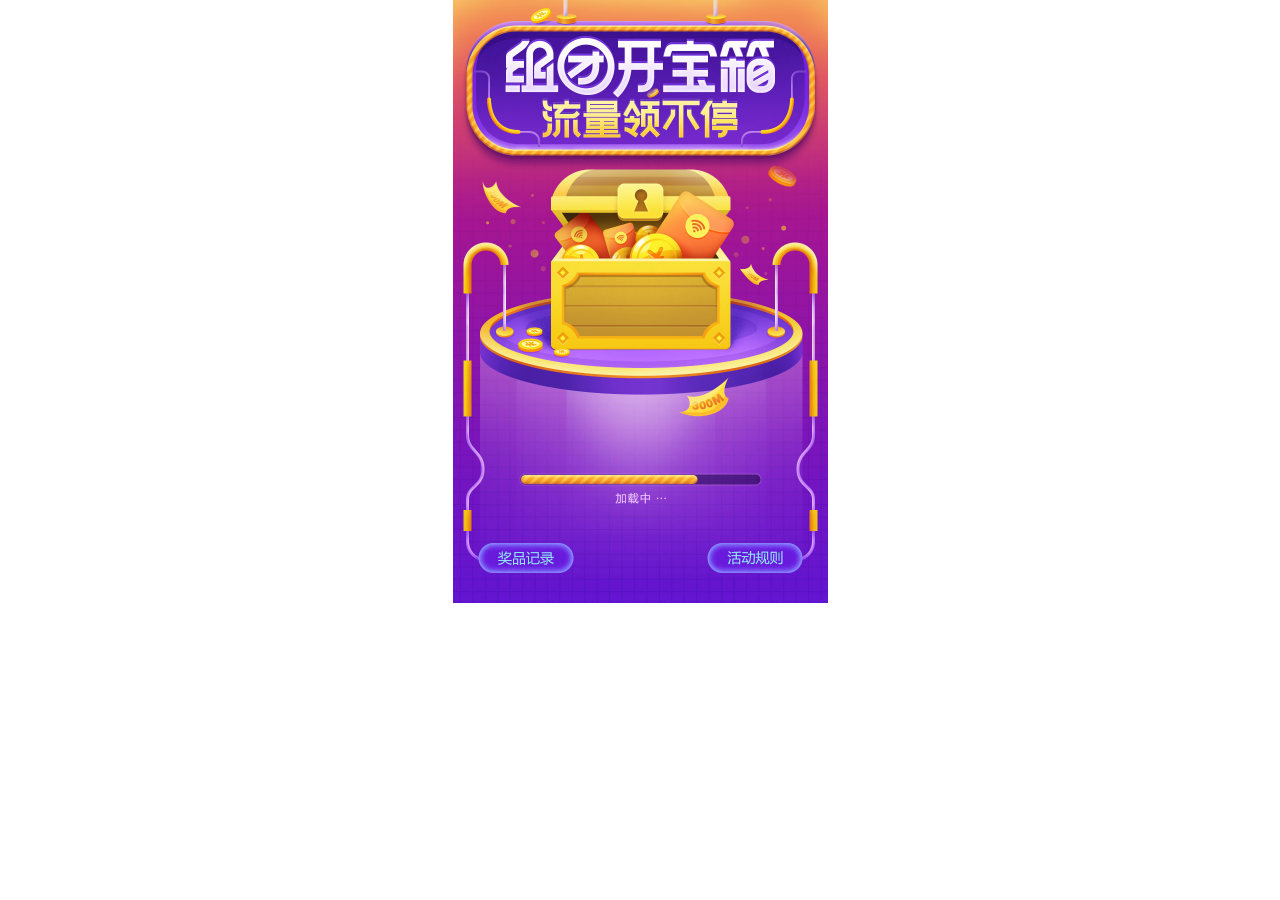
<file: index.html>
﻿<!DOCTYPE html>
<html>
  <head>
    <title>index</title>
    <meta http-equiv="X-UA-Compatible" content="IE=edge"/>
    <meta http-equiv="content-type" content="text/html; charset=utf-8"/>
    <meta name="viewport" content="width=device-width, initial-scale=1.0, user-scalable=no"/>
    <meta name="apple-mobile-web-app-capable" content="yes"/>
    <link href="resources/css/jquery-ui-themes.css" type="text/css" rel="stylesheet"/>
    <link href="resources/css/axure_rp_page.css" type="text/css" rel="stylesheet"/>
    <link href="data/styles.css" type="text/css" rel="stylesheet"/>
    <link href="files/index/styles.css" type="text/css" rel="stylesheet"/>
    <script src="resources/scripts/jquery-1.7.1.min.js"></script>
    <script src="resources/scripts/jquery-ui-1.8.10.custom.min.js"></script>
    <script src="resources/scripts/axure/axQuery.js"></script>
    <script src="resources/scripts/axure/globals.js"></script>
    <script src="resources/scripts/axutils.js"></script>
    <script src="resources/scripts/axure/annotation.js"></script>
    <script src="resources/scripts/axure/axQuery.std.js"></script>
    <script src="resources/scripts/axure/doc.js"></script>
    <script src="data/document.js"></script>
    <script src="resources/scripts/messagecenter.js"></script>
    <script src="resources/scripts/axure/events.js"></script>
    <script src="resources/scripts/axure/recording.js"></script>
    <script src="resources/scripts/axure/action.js"></script>
    <script src="resources/scripts/axure/expr.js"></script>
    <script src="resources/scripts/axure/geometry.js"></script>
    <script src="resources/scripts/axure/flyout.js"></script>
    <script src="resources/scripts/axure/ie.js"></script>
    <script src="resources/scripts/axure/model.js"></script>
    <script src="resources/scripts/axure/repeater.js"></script>
    <script src="resources/scripts/axure/sto.js"></script>
    <script src="resources/scripts/axure/utils.temp.js"></script>
    <script src="resources/scripts/axure/variables.js"></script>
    <script src="resources/scripts/axure/drag.js"></script>
    <script src="resources/scripts/axure/move.js"></script>
    <script src="resources/scripts/axure/visibility.js"></script>
    <script src="resources/scripts/axure/style.js"></script>
    <script src="resources/scripts/axure/adaptive.js"></script>
    <script src="resources/scripts/axure/tree.js"></script>
    <script src="resources/scripts/axure/init.temp.js"></script>
    <script src="files/index/data.js"></script>
    <script src="resources/scripts/axure/legacy.js"></script>
    <script src="resources/scripts/axure/viewer.js"></script>
    <script src="resources/scripts/axure/math.js"></script>
    <script type="text/javascript">
      $axure.utils.getTransparentGifPath = function() { return 'resources/images/transparent.gif'; };
      $axure.utils.getOtherPath = function() { return 'resources/Other.html'; };
      $axure.utils.getReloadPath = function() { return 'resources/reload.html'; };
    </script>
  </head>
  <body>
    <div id="base" class="">

      <!-- Unnamed (图片) -->
      <div id="u0" class="ax_default _图片">
        <img id="u0_img" class="img " src="images/index/u0.jpg"/>
        <!-- Unnamed () -->
        <div id="u1" class="text" style="display: none; visibility: hidden">
          <p><span></span></p>
        </div>
      </div>

      <!-- 右按钮 (热区) -->
      <div id="u2" class="ax_default" data-label="右按钮">
      </div>

      <!-- Unnamed (热区) -->
      <div id="u3" class="ax_default">
      </div>

      <!-- 活动规则 (动态面板) -->
      <div id="u4" class="ax_default ax_default_hidden" data-label="活动规则" style="display: none; visibility: hidden">
        <div id="u4_state0" class="panel_state" data-label="State1">
          <div id="u4_state0_content" class="panel_state_content">

            <!-- Unnamed (图片) -->
            <div id="u5" class="ax_default _图片">
              <img id="u5_img" class="img " src="images/index/u5.png"/>
              <!-- Unnamed () -->
              <div id="u6" class="text" style="display: none; visibility: hidden">
                <p><span></span></p>
              </div>
            </div>

            <!-- Unnamed (热区) -->
            <div id="u7" class="ax_default">
            </div>
          </div>
        </div>
      </div>
    </div>
  </body>
</html>
</file>
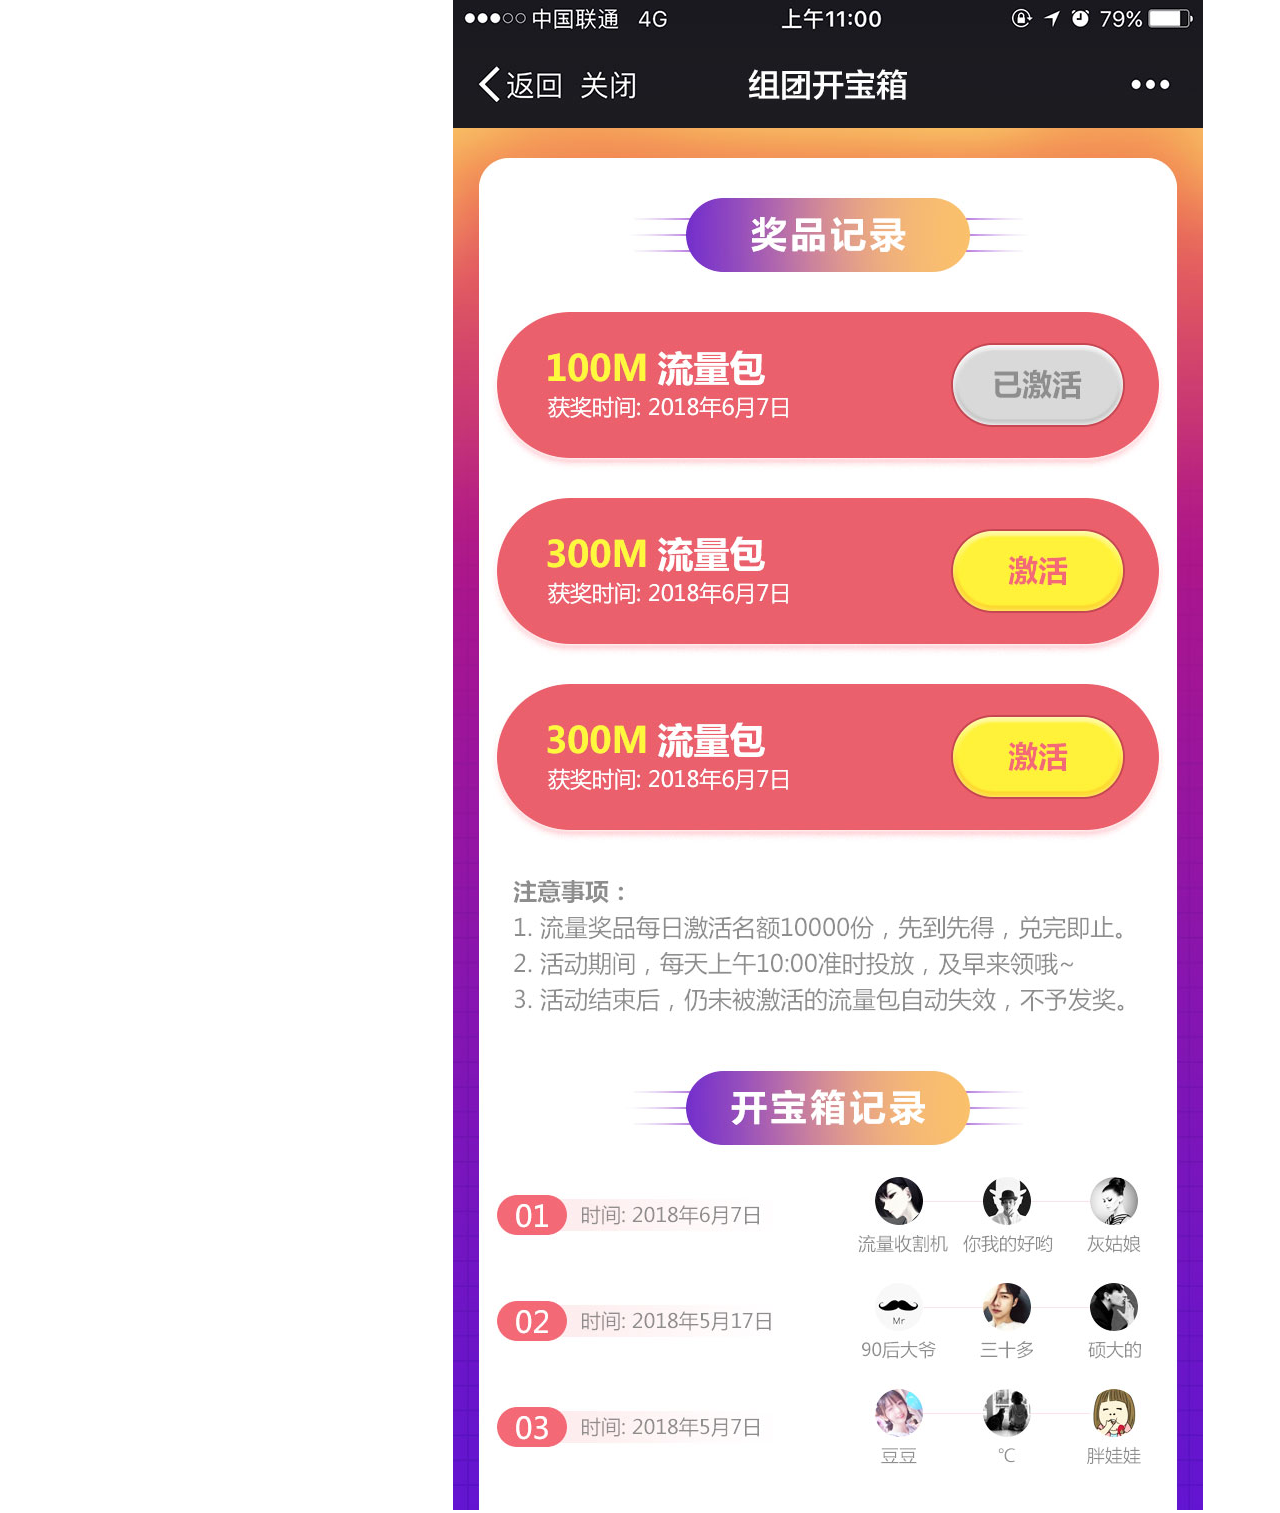
<file: jilu.html>
﻿<!DOCTYPE html>
<html>
  <head>
    <title>jilu</title>
    <meta http-equiv="X-UA-Compatible" content="IE=edge"/>
    <meta http-equiv="content-type" content="text/html; charset=utf-8"/>
    <meta name="viewport" content="width=device-width, initial-scale=1.0, user-scalable=no"/>
    <meta name="apple-mobile-web-app-capable" content="yes"/>
    <link href="resources/css/jquery-ui-themes.css" type="text/css" rel="stylesheet"/>
    <link href="resources/css/axure_rp_page.css" type="text/css" rel="stylesheet"/>
    <link href="data/styles.css" type="text/css" rel="stylesheet"/>
    <link href="files/jilu/styles.css" type="text/css" rel="stylesheet"/>
    <script src="resources/scripts/jquery-1.7.1.min.js"></script>
    <script src="resources/scripts/jquery-ui-1.8.10.custom.min.js"></script>
    <script src="resources/scripts/axure/axQuery.js"></script>
    <script src="resources/scripts/axure/globals.js"></script>
    <script src="resources/scripts/axutils.js"></script>
    <script src="resources/scripts/axure/annotation.js"></script>
    <script src="resources/scripts/axure/axQuery.std.js"></script>
    <script src="resources/scripts/axure/doc.js"></script>
    <script src="data/document.js"></script>
    <script src="resources/scripts/messagecenter.js"></script>
    <script src="resources/scripts/axure/events.js"></script>
    <script src="resources/scripts/axure/recording.js"></script>
    <script src="resources/scripts/axure/action.js"></script>
    <script src="resources/scripts/axure/expr.js"></script>
    <script src="resources/scripts/axure/geometry.js"></script>
    <script src="resources/scripts/axure/flyout.js"></script>
    <script src="resources/scripts/axure/ie.js"></script>
    <script src="resources/scripts/axure/model.js"></script>
    <script src="resources/scripts/axure/repeater.js"></script>
    <script src="resources/scripts/axure/sto.js"></script>
    <script src="resources/scripts/axure/utils.temp.js"></script>
    <script src="resources/scripts/axure/variables.js"></script>
    <script src="resources/scripts/axure/drag.js"></script>
    <script src="resources/scripts/axure/move.js"></script>
    <script src="resources/scripts/axure/visibility.js"></script>
    <script src="resources/scripts/axure/style.js"></script>
    <script src="resources/scripts/axure/adaptive.js"></script>
    <script src="resources/scripts/axure/tree.js"></script>
    <script src="resources/scripts/axure/init.temp.js"></script>
    <script src="files/jilu/data.js"></script>
    <script src="resources/scripts/axure/legacy.js"></script>
    <script src="resources/scripts/axure/viewer.js"></script>
    <script src="resources/scripts/axure/math.js"></script>
    <script type="text/javascript">
      $axure.utils.getTransparentGifPath = function() { return 'resources/images/transparent.gif'; };
      $axure.utils.getOtherPath = function() { return 'resources/Other.html'; };
      $axure.utils.getReloadPath = function() { return 'resources/reload.html'; };
    </script>
  </head>
  <body>
    <div id="base" class="">

      <!-- Unnamed (图片) -->
      <div id="u54" class="ax_default _图片">
        <img id="u54_img" class="img " src="images/jilu/u54.jpg"/>
        <!-- Unnamed () -->
        <div id="u55" class="text" style="display: none; visibility: hidden">
          <p><span></span></p>
        </div>
      </div>

      <!-- 前往APP (动态面板) -->
      <div id="u56" class="ax_default ax_default_hidden" data-label="前往APP" style="display: none; visibility: hidden">
        <div id="u56_state0" class="panel_state" data-label="State1">
          <div id="u56_state0_content" class="panel_state_content">

            <!-- Unnamed (图片) -->
            <div id="u57" class="ax_default _图片">
              <img id="u57_img" class="img " src="images/jilu/u57.png"/>
              <!-- Unnamed () -->
              <div id="u58" class="text" style="display: none; visibility: hidden">
                <p><span></span></p>
              </div>
            </div>

            <!-- Unnamed (热区) -->
            <div id="u59" class="ax_default">
            </div>
          </div>
        </div>
      </div>

      <!-- APP打开 (动态面板) -->
      <div id="u60" class="ax_default ax_default_hidden" data-label="APP打开" style="display: none; visibility: hidden">
        <div id="u60_state0" class="panel_state" data-label="兑换成功">
          <div id="u60_state0_content" class="panel_state_content">

            <!-- Unnamed (图片) -->
            <div id="u61" class="ax_default _图片">
              <img id="u61_img" class="img " src="images/jilu/u61.png"/>
              <!-- Unnamed () -->
              <div id="u62" class="text" style="display: none; visibility: hidden">
                <p><span></span></p>
              </div>
            </div>

            <!-- Unnamed (热区) -->
            <div id="u63" class="ax_default">
            </div>
          </div>
        </div>
        <div id="u60_state1" class="panel_state" data-label="兑换失败" style="display: none; visibility: hidden;">
          <div id="u60_state1_content" class="panel_state_content">

            <!-- Unnamed (图片) -->
            <div id="u64" class="ax_default _图片">
              <img id="u64_img" class="img " src="images/jilu/u64.png"/>
              <!-- Unnamed () -->
              <div id="u65" class="text" style="display: none; visibility: hidden">
                <p><span></span></p>
              </div>
            </div>

            <!-- Unnamed (热区) -->
            <div id="u66" class="ax_default">
            </div>
          </div>
        </div>
      </div>

      <!-- Unnamed (热区) -->
      <div id="u67" class="ax_default">
      </div>

      <!-- Unnamed (热区) -->
      <div id="u68" class="ax_default">
      </div>
    </div>
  </body>
</html>
</file>
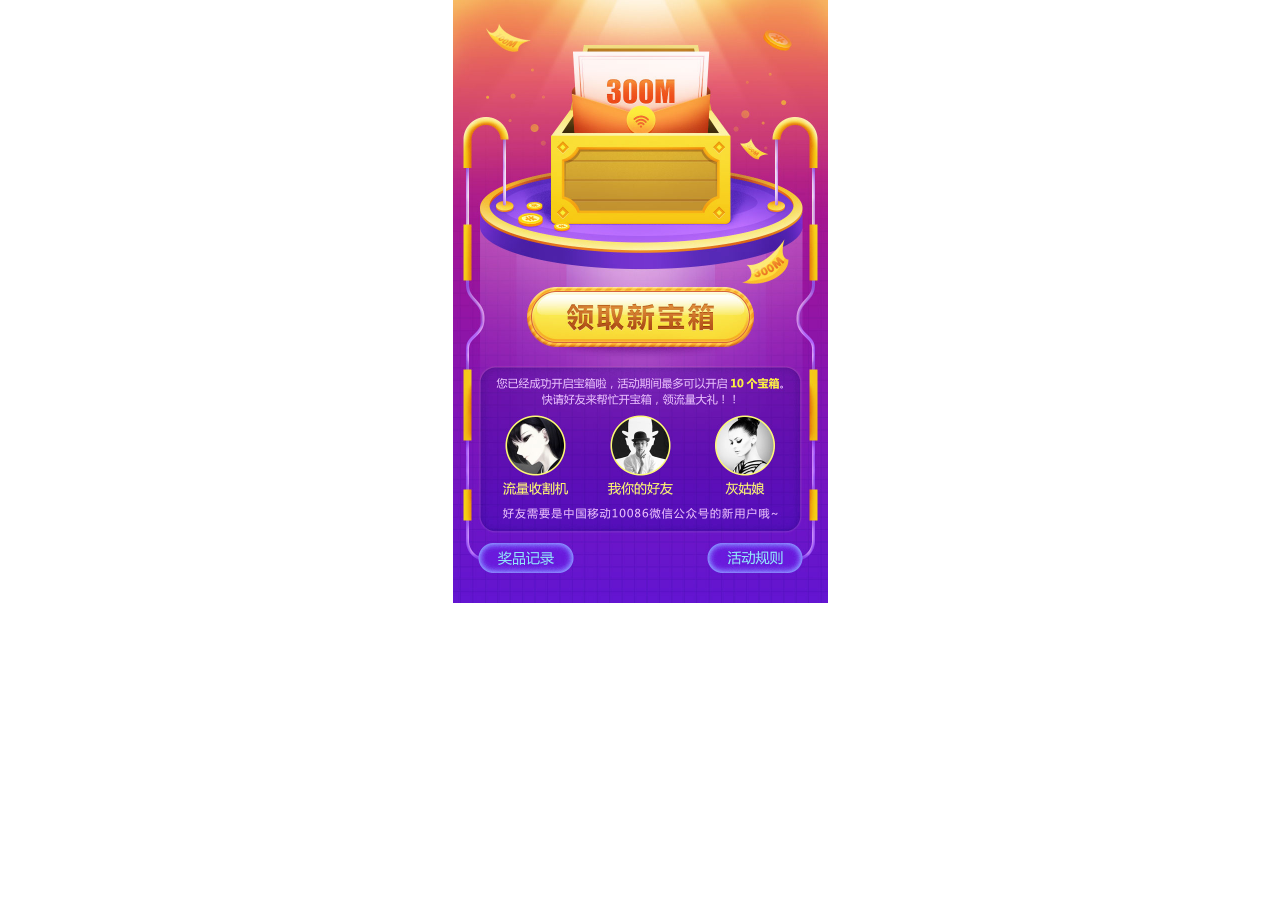
<file: kaiqi.html>
﻿<!DOCTYPE html>
<html>
  <head>
    <title>kaiqi</title>
    <meta http-equiv="X-UA-Compatible" content="IE=edge"/>
    <meta http-equiv="content-type" content="text/html; charset=utf-8"/>
    <meta name="viewport" content="width=device-width, initial-scale=1.0, user-scalable=no"/>
    <meta name="apple-mobile-web-app-capable" content="yes"/>
    <link href="resources/css/jquery-ui-themes.css" type="text/css" rel="stylesheet"/>
    <link href="resources/css/axure_rp_page.css" type="text/css" rel="stylesheet"/>
    <link href="data/styles.css" type="text/css" rel="stylesheet"/>
    <link href="files/kaiqi/styles.css" type="text/css" rel="stylesheet"/>
    <script src="resources/scripts/jquery-1.7.1.min.js"></script>
    <script src="resources/scripts/jquery-ui-1.8.10.custom.min.js"></script>
    <script src="resources/scripts/axure/axQuery.js"></script>
    <script src="resources/scripts/axure/globals.js"></script>
    <script src="resources/scripts/axutils.js"></script>
    <script src="resources/scripts/axure/annotation.js"></script>
    <script src="resources/scripts/axure/axQuery.std.js"></script>
    <script src="resources/scripts/axure/doc.js"></script>
    <script src="data/document.js"></script>
    <script src="resources/scripts/messagecenter.js"></script>
    <script src="resources/scripts/axure/events.js"></script>
    <script src="resources/scripts/axure/recording.js"></script>
    <script src="resources/scripts/axure/action.js"></script>
    <script src="resources/scripts/axure/expr.js"></script>
    <script src="resources/scripts/axure/geometry.js"></script>
    <script src="resources/scripts/axure/flyout.js"></script>
    <script src="resources/scripts/axure/ie.js"></script>
    <script src="resources/scripts/axure/model.js"></script>
    <script src="resources/scripts/axure/repeater.js"></script>
    <script src="resources/scripts/axure/sto.js"></script>
    <script src="resources/scripts/axure/utils.temp.js"></script>
    <script src="resources/scripts/axure/variables.js"></script>
    <script src="resources/scripts/axure/drag.js"></script>
    <script src="resources/scripts/axure/move.js"></script>
    <script src="resources/scripts/axure/visibility.js"></script>
    <script src="resources/scripts/axure/style.js"></script>
    <script src="resources/scripts/axure/adaptive.js"></script>
    <script src="resources/scripts/axure/tree.js"></script>
    <script src="resources/scripts/axure/init.temp.js"></script>
    <script src="files/kaiqi/data.js"></script>
    <script src="resources/scripts/axure/legacy.js"></script>
    <script src="resources/scripts/axure/viewer.js"></script>
    <script src="resources/scripts/axure/math.js"></script>
    <script type="text/javascript">
      $axure.utils.getTransparentGifPath = function() { return 'resources/images/transparent.gif'; };
      $axure.utils.getOtherPath = function() { return 'resources/Other.html'; };
      $axure.utils.getReloadPath = function() { return 'resources/reload.html'; };
    </script>
  </head>
  <body>
    <div id="base" class="">

      <!-- Unnamed (图片) -->
      <div id="u50" class="ax_default _图片">
        <img id="u50_img" class="img " src="images/kaiqi/u50.jpg"/>
        <!-- Unnamed () -->
        <div id="u51" class="text" style="display: none; visibility: hidden">
          <p><span></span></p>
        </div>
      </div>

      <!-- 右按钮 (热区) -->
      <div id="u52" class="ax_default" data-label="右按钮">
      </div>

      <!-- Unnamed (热区) -->
      <div id="u53" class="ax_default">
      </div>

      <!-- 活动规则 (动态面板) -->
      <div id="u54" class="ax_default ax_default_hidden" data-label="活动规则" style="display: none; visibility: hidden">
        <div id="u54_state0" class="panel_state" data-label="State1">
          <div id="u54_state0_content" class="panel_state_content">

            <!-- Unnamed (图片) -->
            <div id="u55" class="ax_default _图片">
              <img id="u55_img" class="img " src="images/index/u5.png"/>
              <!-- Unnamed () -->
              <div id="u56" class="text" style="display: none; visibility: hidden">
                <p><span></span></p>
              </div>
            </div>

            <!-- Unnamed (热区) -->
            <div id="u57" class="ax_default">
            </div>
          </div>
        </div>
      </div>

      <!-- Unnamed (热区) -->
      <div id="u58" class="ax_default">
      </div>
    </div>
  </body>
</html>
</file>
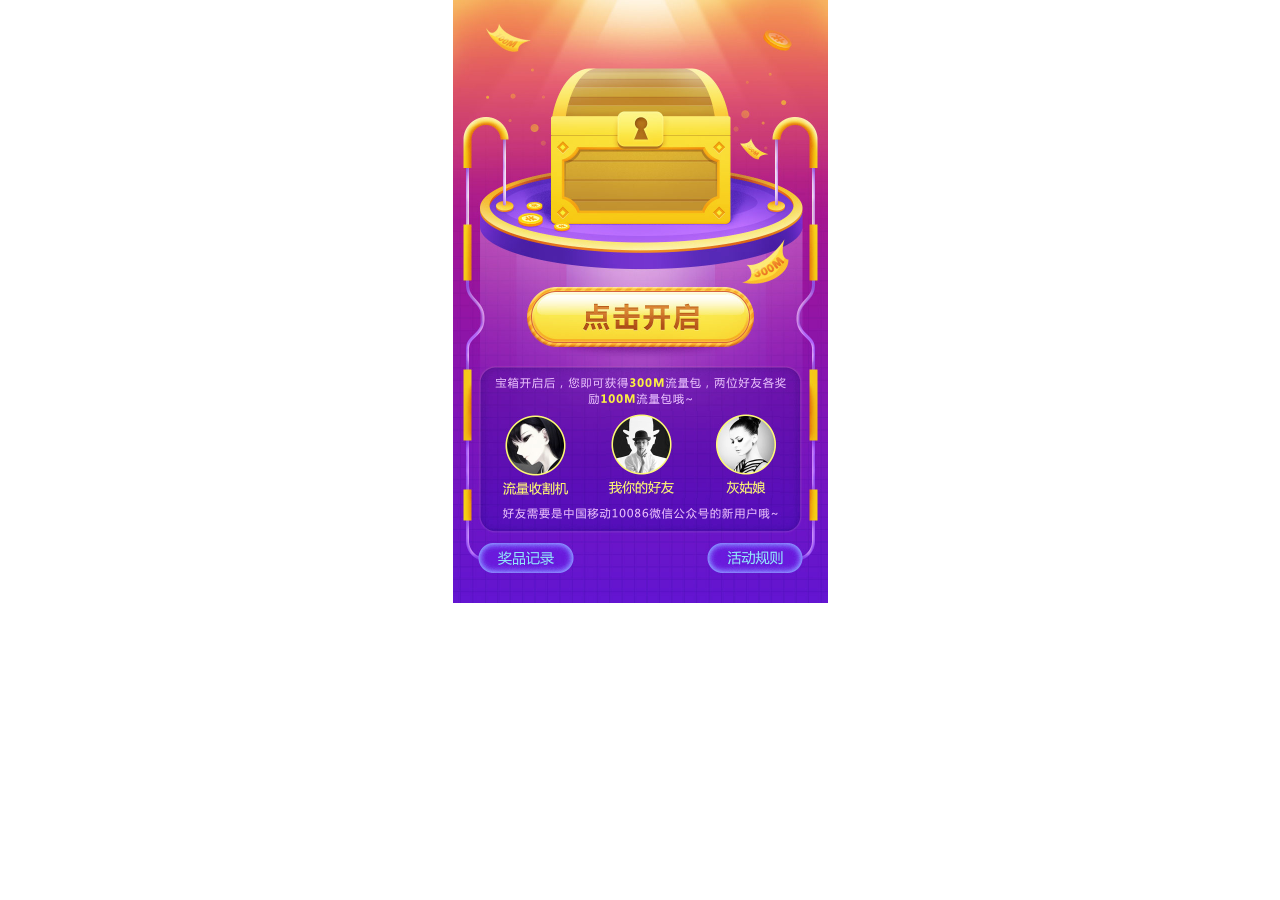
<file: lingbaoxiang.html>
﻿<!DOCTYPE html>
<html>
  <head>
    <title>lingbaoxiang</title>
    <meta http-equiv="X-UA-Compatible" content="IE=edge"/>
    <meta http-equiv="content-type" content="text/html; charset=utf-8"/>
    <meta name="viewport" content="width=device-width, initial-scale=1.0, user-scalable=no"/>
    <meta name="apple-mobile-web-app-capable" content="yes"/>
    <link href="resources/css/jquery-ui-themes.css" type="text/css" rel="stylesheet"/>
    <link href="resources/css/axure_rp_page.css" type="text/css" rel="stylesheet"/>
    <link href="data/styles.css" type="text/css" rel="stylesheet"/>
    <link href="files/lingbaoxiang/styles.css" type="text/css" rel="stylesheet"/>
    <script src="resources/scripts/jquery-1.7.1.min.js"></script>
    <script src="resources/scripts/jquery-ui-1.8.10.custom.min.js"></script>
    <script src="resources/scripts/axure/axQuery.js"></script>
    <script src="resources/scripts/axure/globals.js"></script>
    <script src="resources/scripts/axutils.js"></script>
    <script src="resources/scripts/axure/annotation.js"></script>
    <script src="resources/scripts/axure/axQuery.std.js"></script>
    <script src="resources/scripts/axure/doc.js"></script>
    <script src="data/document.js"></script>
    <script src="resources/scripts/messagecenter.js"></script>
    <script src="resources/scripts/axure/events.js"></script>
    <script src="resources/scripts/axure/recording.js"></script>
    <script src="resources/scripts/axure/action.js"></script>
    <script src="resources/scripts/axure/expr.js"></script>
    <script src="resources/scripts/axure/geometry.js"></script>
    <script src="resources/scripts/axure/flyout.js"></script>
    <script src="resources/scripts/axure/ie.js"></script>
    <script src="resources/scripts/axure/model.js"></script>
    <script src="resources/scripts/axure/repeater.js"></script>
    <script src="resources/scripts/axure/sto.js"></script>
    <script src="resources/scripts/axure/utils.temp.js"></script>
    <script src="resources/scripts/axure/variables.js"></script>
    <script src="resources/scripts/axure/drag.js"></script>
    <script src="resources/scripts/axure/move.js"></script>
    <script src="resources/scripts/axure/visibility.js"></script>
    <script src="resources/scripts/axure/style.js"></script>
    <script src="resources/scripts/axure/adaptive.js"></script>
    <script src="resources/scripts/axure/tree.js"></script>
    <script src="resources/scripts/axure/init.temp.js"></script>
    <script src="files/lingbaoxiang/data.js"></script>
    <script src="resources/scripts/axure/legacy.js"></script>
    <script src="resources/scripts/axure/viewer.js"></script>
    <script src="resources/scripts/axure/math.js"></script>
    <script type="text/javascript">
      $axure.utils.getTransparentGifPath = function() { return 'resources/images/transparent.gif'; };
      $axure.utils.getOtherPath = function() { return 'resources/Other.html'; };
      $axure.utils.getReloadPath = function() { return 'resources/reload.html'; };
    </script>
  </head>
  <body>
    <div id="base" class="">

      <!-- Unnamed (图片) -->
      <div id="u23" class="ax_default _图片">
        <img id="u23_img" class="img " src="images/lingbaoxiang/u23.jpg"/>
        <!-- Unnamed () -->
        <div id="u24" class="text" style="display: none; visibility: hidden">
          <p><span></span></p>
        </div>
      </div>

      <!-- 右按钮 (热区) -->
      <div id="u25" class="ax_default" data-label="右按钮">
      </div>

      <!-- Unnamed (热区) -->
      <div id="u26" class="ax_default">
      </div>

      <!-- 活动规则 (动态面板) -->
      <div id="u27" class="ax_default ax_default_hidden" data-label="活动规则" style="display: none; visibility: hidden">
        <div id="u27_state0" class="panel_state" data-label="State1">
          <div id="u27_state0_content" class="panel_state_content">

            <!-- Unnamed (图片) -->
            <div id="u28" class="ax_default _图片">
              <img id="u28_img" class="img " src="images/index/u5.png"/>
              <!-- Unnamed () -->
              <div id="u29" class="text" style="display: none; visibility: hidden">
                <p><span></span></p>
              </div>
            </div>

            <!-- Unnamed (热区) -->
            <div id="u30" class="ax_default">
            </div>
          </div>
        </div>
      </div>

      <!-- Unnamed (热区) -->
      <div id="u31" class="ax_default">
      </div>

      <!-- 分享 (动态面板) -->
      <div id="u32" class="ax_default ax_default_hidden" data-label="分享" style="display: none; visibility: hidden">
        <div id="u32_state0" class="panel_state" data-label="State1">
          <div id="u32_state0_content" class="panel_state_content">

            <!-- Unnamed (图片) -->
            <div id="u33" class="ax_default _图片">
              <img id="u33_img" class="img " src="images/lingbaoxiang/u33.png"/>
              <!-- Unnamed () -->
              <div id="u34" class="text" style="display: none; visibility: hidden">
                <p><span></span></p>
              </div>
            </div>
          </div>
        </div>
      </div>

      <!-- Unnamed (热区) -->
      <div id="u35" class="ax_default">
      </div>

      <!-- Unnamed (热区) -->
      <div id="u36" class="ax_default">
      </div>

      <!-- 未满团 (动态面板) -->
      <div id="u37" class="ax_default ax_default_hidden" data-label="未满团" style="display: none; visibility: hidden">
        <div id="u37_state0" class="panel_state" data-label="State1">
          <div id="u37_state0_content" class="panel_state_content">

            <!-- Unnamed (矩形) -->
            <div id="u38" class="ax_default box_1">
              <img id="u38_img" class="img " src="images/lingbaoxiang/u38.png"/>
              <!-- Unnamed () -->
              <div id="u39" class="text" style="visibility: visible;">
                <p><span>需要两位好友的帮助才能打开宝箱哦，</span></p><p><span>快叫小伙伴来帮忙！</span></p>
              </div>
            </div>
          </div>
        </div>
      </div>

      <!-- 满团组员 (动态面板) -->
      <div id="u40" class="ax_default" data-label="满团组员">
        <div id="u40_state0" class="panel_state" data-label="组员">
          <div id="u40_state0_content" class="panel_state_content">

            <!-- Unnamed (图片) -->
            <div id="u41" class="ax_default _图片">
              <img id="u41_img" class="img " src="images/lingbaoxiang/u41.png"/>
              <!-- Unnamed () -->
              <div id="u42" class="text" style="display: none; visibility: hidden">
                <p><span></span></p>
              </div>
            </div>
          </div>
        </div>
      </div>

      <!-- 宝箱动效 (动态面板) -->
      <div id="u43" class="ax_default ax_default_hidden" data-label="宝箱动效" style="display: none; visibility: hidden">
        <div id="u43_state0" class="panel_state" data-label="State1">
          <div id="u43_state0_content" class="panel_state_content">

            <!-- Unnamed (图片) -->
            <div id="u44" class="ax_default _图片">
              <img id="u44_img" class="img " src="images/lingbaoxiang/u44.gif"/>
              <!-- Unnamed () -->
              <div id="u45" class="text" style="display: none; visibility: hidden">
                <p><span></span></p>
              </div>
            </div>
          </div>
        </div>
      </div>

      <!-- 领奖提示 (动态面板) -->
      <div id="u46" class="ax_default ax_default_hidden" data-label="领奖提示" style="display: none; visibility: hidden">
        <div id="u46_state0" class="panel_state" data-label="State1">
          <div id="u46_state0_content" class="panel_state_content">

            <!-- Unnamed (图片) -->
            <div id="u47" class="ax_default _图片">
              <img id="u47_img" class="img " src="images/lingbaoxiang/u47.png"/>
              <!-- Unnamed () -->
              <div id="u48" class="text" style="display: none; visibility: hidden">
                <p><span></span></p>
              </div>
            </div>

            <!-- Unnamed (热区) -->
            <div id="u49" class="ax_default">
            </div>
          </div>
        </div>
      </div>
    </div>
  </body>
</html>
</file>
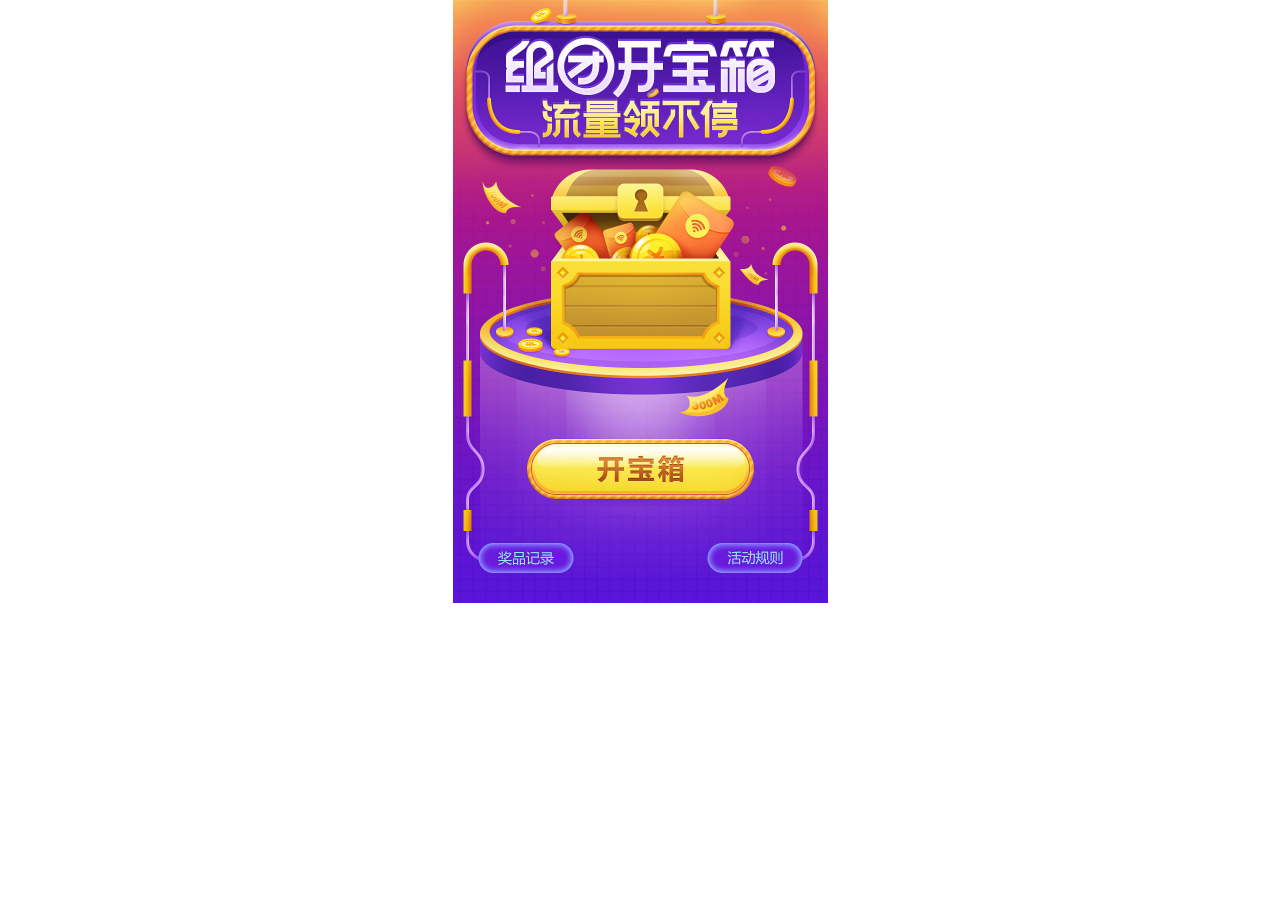
<file: shouye.html>
﻿<!DOCTYPE html>
<html>
  <head>
    <title>shouye</title>
    <meta http-equiv="X-UA-Compatible" content="IE=edge"/>
    <meta http-equiv="content-type" content="text/html; charset=utf-8"/>
    <meta name="viewport" content="width=device-width, initial-scale=1.0, user-scalable=no"/>
    <meta name="apple-mobile-web-app-capable" content="yes"/>
    <link href="resources/css/jquery-ui-themes.css" type="text/css" rel="stylesheet"/>
    <link href="resources/css/axure_rp_page.css" type="text/css" rel="stylesheet"/>
    <link href="data/styles.css" type="text/css" rel="stylesheet"/>
    <link href="files/shouye/styles.css" type="text/css" rel="stylesheet"/>
    <script src="resources/scripts/jquery-1.7.1.min.js"></script>
    <script src="resources/scripts/jquery-ui-1.8.10.custom.min.js"></script>
    <script src="resources/scripts/axure/axQuery.js"></script>
    <script src="resources/scripts/axure/globals.js"></script>
    <script src="resources/scripts/axutils.js"></script>
    <script src="resources/scripts/axure/annotation.js"></script>
    <script src="resources/scripts/axure/axQuery.std.js"></script>
    <script src="resources/scripts/axure/doc.js"></script>
    <script src="data/document.js"></script>
    <script src="resources/scripts/messagecenter.js"></script>
    <script src="resources/scripts/axure/events.js"></script>
    <script src="resources/scripts/axure/recording.js"></script>
    <script src="resources/scripts/axure/action.js"></script>
    <script src="resources/scripts/axure/expr.js"></script>
    <script src="resources/scripts/axure/geometry.js"></script>
    <script src="resources/scripts/axure/flyout.js"></script>
    <script src="resources/scripts/axure/ie.js"></script>
    <script src="resources/scripts/axure/model.js"></script>
    <script src="resources/scripts/axure/repeater.js"></script>
    <script src="resources/scripts/axure/sto.js"></script>
    <script src="resources/scripts/axure/utils.temp.js"></script>
    <script src="resources/scripts/axure/variables.js"></script>
    <script src="resources/scripts/axure/drag.js"></script>
    <script src="resources/scripts/axure/move.js"></script>
    <script src="resources/scripts/axure/visibility.js"></script>
    <script src="resources/scripts/axure/style.js"></script>
    <script src="resources/scripts/axure/adaptive.js"></script>
    <script src="resources/scripts/axure/tree.js"></script>
    <script src="resources/scripts/axure/init.temp.js"></script>
    <script src="files/shouye/data.js"></script>
    <script src="resources/scripts/axure/legacy.js"></script>
    <script src="resources/scripts/axure/viewer.js"></script>
    <script src="resources/scripts/axure/math.js"></script>
    <script type="text/javascript">
      $axure.utils.getTransparentGifPath = function() { return 'resources/images/transparent.gif'; };
      $axure.utils.getOtherPath = function() { return 'resources/Other.html'; };
      $axure.utils.getReloadPath = function() { return 'resources/reload.html'; };
    </script>
  </head>
  <body>
    <div id="base" class="">

      <!-- Unnamed (图片) -->
      <div id="u8" class="ax_default _图片">
        <img id="u8_img" class="img " src="images/shouye/u8.jpg"/>
        <!-- Unnamed () -->
        <div id="u9" class="text" style="display: none; visibility: hidden">
          <p><span></span></p>
        </div>
      </div>

      <!-- 右按钮 (热区) -->
      <div id="u10" class="ax_default" data-label="右按钮">
      </div>

      <!-- Unnamed (热区) -->
      <div id="u11" class="ax_default">
      </div>

      <!-- 活动规则 (动态面板) -->
      <div id="u12" class="ax_default ax_default_hidden" data-label="活动规则" style="display: none; visibility: hidden">
        <div id="u12_state0" class="panel_state" data-label="State1">
          <div id="u12_state0_content" class="panel_state_content">

            <!-- Unnamed (图片) -->
            <div id="u13" class="ax_default _图片">
              <img id="u13_img" class="img " src="images/index/u5.png"/>
              <!-- Unnamed () -->
              <div id="u14" class="text" style="display: none; visibility: hidden">
                <p><span></span></p>
              </div>
            </div>

            <!-- Unnamed (热区) -->
            <div id="u15" class="ax_default">
            </div>
          </div>
        </div>
      </div>

      <!-- Unnamed (热区) -->
      <div id="u16" class="ax_default">
      </div>

      <!-- 未关注未绑定 (动态面板) -->
      <div id="u17" class="ax_default ax_default_hidden" data-label="未关注未绑定" style="display: none; visibility: hidden">
        <div id="u17_state0" class="panel_state" data-label="未关注">
          <div id="u17_state0_content" class="panel_state_content">

            <!-- Unnamed (图片) -->
            <div id="u18" class="ax_default _图片">
              <img id="u18_img" class="img " src="images/shouye/u18.png"/>
              <!-- Unnamed () -->
              <div id="u19" class="text" style="display: none; visibility: hidden">
                <p><span></span></p>
              </div>
            </div>
          </div>
        </div>
        <div id="u17_state1" class="panel_state" data-label="未绑定" style="display: none; visibility: hidden;">
          <div id="u17_state1_content" class="panel_state_content">

            <!-- Unnamed (图片) -->
            <div id="u20" class="ax_default _图片">
              <img id="u20_img" class="img " src="images/shouye/u20.png"/>
              <!-- Unnamed () -->
              <div id="u21" class="text" style="display: none; visibility: hidden">
                <p><span></span></p>
              </div>
            </div>

            <!-- Unnamed (热区) -->
            <div id="u22" class="ax_default">
            </div>
          </div>
        </div>
      </div>
    </div>
  </body>
</html>
</file>
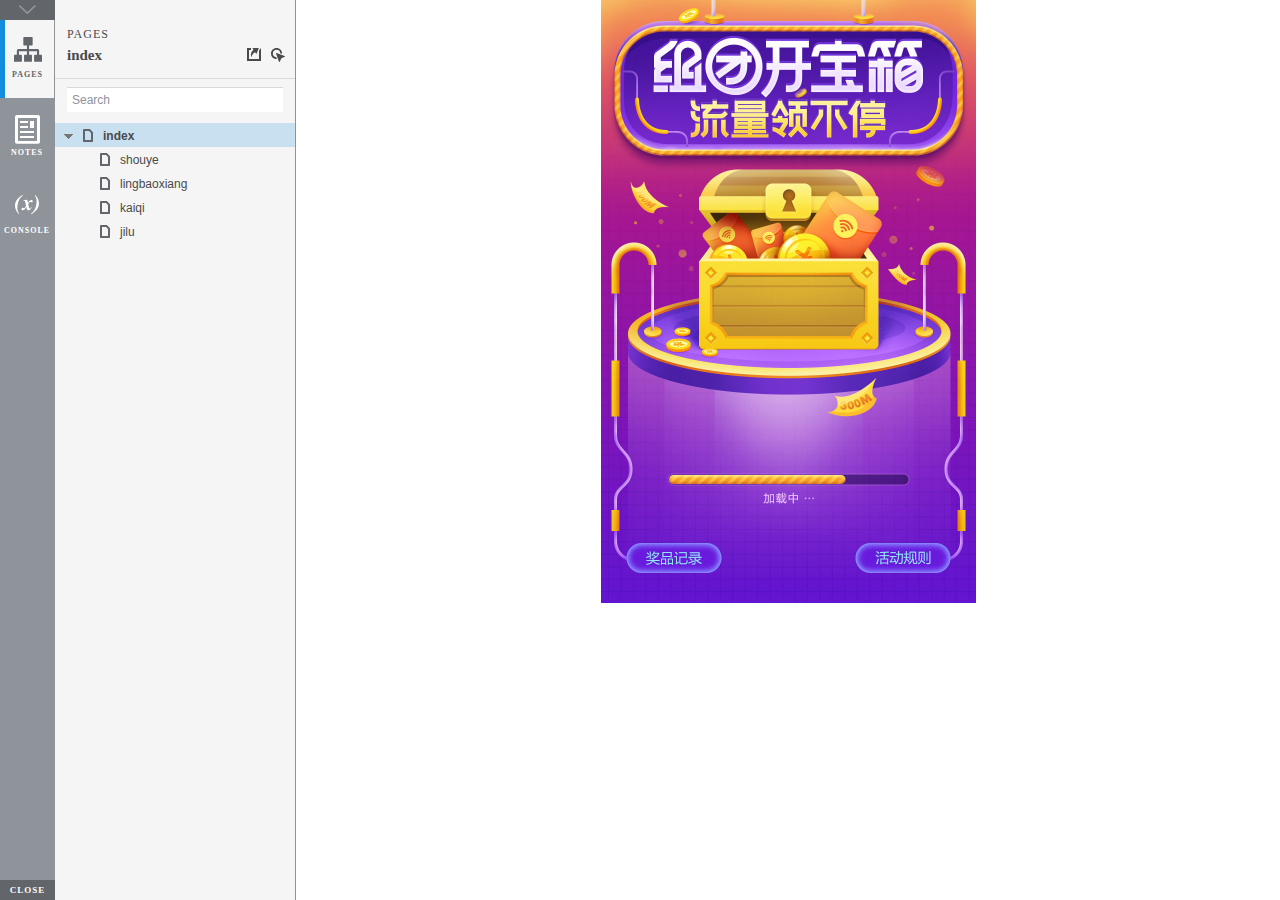
<file: start.html>
﻿<!DOCTYPE html>
<html xmlns="http://www.w3.org/1999/xhtml" xml:lang="en" lang="en">
<head>
    <title>Untitled Document</title>
    <meta http-equiv="X-UA-Compatible" content="IE=edge"/>
    <meta http-equiv="content-type" content="text/html; charset=utf-8" />
    <meta name="viewport" content="width=device-width, initial-scale=1.0" />
    <meta name="apple-mobile-web-app-capable" content="yes" />
    <link type="text/css" href="resources/css/reset.css" rel="Stylesheet" />
    <link type="text/css" href="resources/css/default.css" rel="Stylesheet" />
    <!--<link href='https://fonts.googleapis.com/css?family=Nunito:300' rel='stylesheet' type='text/css'>-->

    <script type="text/javascript">
        if (location.href.toString().indexOf('file://localhost/') == 0) {
            location.href = location.href.toString().replace('file://localhost/', 'file:///');
        }
    </script>

    <script type="text/javascript" src="resources/scripts/jquery-1.7.1.min.js"></script>
    <script type="text/javascript" src="resources/scripts/player/splitter.js"></script>
    <script type="text/javascript" src="resources/scripts/axutils.js"></script>
    <script type="text/javascript" src="resources/scripts/player/axplayer.js"></script>
    <script type="text/javascript" src="resources/scripts/messagecenter.js"></script>
    <script type="text/javascript" src="data/document.js"></script>
    <style type="text/css">

#outerContainer {
	width:1000px;
	height:1500px;
}

.vsplitbar {
    width: 3px;
    /*background: #B9B9B9;*/
    border-right: 1px solid #8f949a;
}

.vsplitbar:hover, .vsplitbar.active {
    background: #8f949a;
}

#rightPanel {
    background-color: White;
}

/*#leftPanel {
    min-width: 120px;
}*/

.splitterMask {
   position:absolute;
   top: 0;
   left: 0;
   width: 100%;
   height: 100%;
   overflow: hidden;
   background-image: url(resources/images/transparent.gif);
   z-index: 20000;
}

    </style>
    <script type="text/javascript" language="JavaScript"><!--
        var SITEMAP_COLLAPSE_VAR_NAME = 'c';
        var PLUGIN_VAR_NAME = 'g';
        var FOOTNOTES_VAR_NAME = 'fn';
        var ADAPTIVE_VIEW_VAR_NAME = 'view';
        var lastLeftPanelWidth = 295;
        var toolBarOnly = true;

        // isolate scope
        (function() {
            setUpController();
            
            var configuration = $axure.document.configuration;
            var _settings = {};
            _settings.projectId = configuration.prototypeId;
            _settings.isAxshare = configuration.isAxshare;
            _settings.loadFeedbackPlugin = configuration.loadFeedbackPlugin;
            var cHash = getHashStringVar(SITEMAP_COLLAPSE_VAR_NAME);
            _settings.startCollapsed = cHash == "1";
            if(cHash == "2") closePlayer();
            var gHash = getHashStringVar(PLUGIN_VAR_NAME);
            if(gHash == "") gHash = 1;
            _settings.startPluginGid = gHash;

            $axure.player.settings = _settings;

            $(window).bind('load', function() {
                if(CHROME_5_LOCAL && !$('body').attr('pluginDetected')) {
                    window.location = 'resources/chrome/chrome.html';
                }
            });

            $(document).ready(function() {
                $axure.page.bind('load.start', mainFrame_onload);
                $axure.messageCenter.addMessageListener(messageCenter_message);

                $(document).on('pluginShown', function (event, data) {
                    setVarInCurrentUrlHash('g', data ? data : '');
                });

                $(document).on('pluginCreated', function(event, data) {
                    if($axure.player.settings.startPluginGid == data) {
                        $axure.player.showPlugin(data);
                    }
                });

                if($axure.player.settings.loadFeedbackPlugin) {
                    if($axure.player.settings.isAxshare) {
                        $axure.utils.loadJS('/Scripts/plugins/feedback/feedback8.js');
                    } else {
                        $axure.utils.loadJS('http://share.axure.com/Scripts/plugins/feedback/feedback8.js');
                    }
                }

                if(navigator.userAgent.indexOf("MSIE") >= 0) $('#outerContainer').width('100%');
                initialize();
                if($axure.player.settings.startCollapsed) $('#outerContainer').splitter({ sizeLeft: 0 });
                else $('#outerContainer').splitter({ sizeLeft: lastLeftPanelWidth });
                $('#leftPanel').width(lastLeftPanelWidth);
                
                $(window).resize(function() { resizeContent(); });

                $('#maximizePanelContainer').hide();

                initializeLogo();

                $(window).resize();
                resizeContent();
                
                $axure.player.collapseToBar();

                if($axure.player.settings.startCollapsed) {
                    collapse();
                    $('#leftPanel').width(0);
                }

                if(MOBILE_DEVICE) {
                    $('#interfaceControlFrameMinimizeContainer').height('45px');
                    $('#interfaceControlFrameMinimizeContainer a').height('45px');
                    $('#interfaceControlFrameHeaderContainer').css('margin-top','45px');
                    $('#interfaceControlFrameCloseContainer a').css('padding','10px 0px');
                    $('#maximizePanelContainer').height('45px');//.css('top','inherit').css('bottom','0px');

                    $('body').removeClass('hashover');

                    if(IOS) {
                        $('#rightPanel').css('overflow', 'auto').css('-webkit-overflow-scrolling', 'touch').css('-ms-overflow-x', 'hidden');

                        window.addEventListener("orientationchange", function() {
                            var viewport = document.querySelector("meta[name=viewport]");
                            //so iOS doesn't zoom when switching back to portrait
                            viewport.setAttribute('content', 'width=device-width, initial-scale=1.0, maximum-scale=1.0');
                            viewport.setAttribute('content', 'width=device-width, initial-scale=1.0');
                            resizeContent();
                        }, false);

                        $axure.page.bind('load.start', function() {
                            resizeContent();
                        });
                    }
                }

            });

            function initialize() {
                var legacyQString = getQueryString("Page");
                if (legacyQString.length > 0) {
                    location.href = location.href.substring(0, location.href.indexOf("?")) + "#p=" + legacyQString;
                    return;
                }

                var mainFrame = document.getElementById("mainFrame");
                mainFrame.contentWindow.location.href = getInitialUrl();
            }

            function initializeLogo() {
                if($axure.document.configuration.logoImagePath) {
                    var image = new Image();
                    image.onload = function() {
                        $('#logoImage').css('max-width', this.width + 'px');
                        $axure.player.resizeContent();
                    };
                    image.src = $axure.document.configuration.logoImagePath;
                
                    $('#interfaceControlFrameLogoImageContainer').html('<img id="logoImage" src="" />');
                    $('#logoImage').attr('src', $axure.document.configuration.logoImagePath).load(function() { resizeContent(); });
                } else $('#interfaceControlFrameLogoImageContainer').hide();

                if ($axure.document.configuration.logoImageCaption) {
                    $('#interfaceControlFrameLogoCaptionContainer').html($axure.document.configuration.logoImageCaption);
                } else $('#interfaceControlFrameLogoCaptionContainer').hide();

                if(!$('#interfaceControlFrameLogoImageContainer').is(':visible') && !$('#interfaceControlFrameLogoCaptionContainer').is(':visible')) {
                    $('#interfaceControlFrameLogoContainer').hide();
                }
            }

            var resizeContent = $axure.player.resizeContent = function() {
                var newHeight = $(window).height();
                var newWidth = $(window).width();

                var controlContainerHeight = newHeight;// - 30;
                if($('#interfaceControlFrameLogoContainer').is(':visible')) controlContainerHeight -= $('#interfaceControlFrameLogoContainer').outerHeight();// + 16;

                $('#outerContainer').height(newHeight).width(newWidth);
                $('.vsplitbar').height(newHeight);
                $('#leftPanel').height(newHeight);
                $('#interfaceControlFrame').height(newHeight);
                $('#interfaceControlFrameContainer').height(newHeight);
                $('#interfaceControlFrameHostContainer').height(controlContainerHeight);

                $('#rightPanel').height(newHeight);
                $('#mainFrame').height(newHeight);

                if($('#leftPanel').is(':visible')) $('#rightPanel').width($(window).width() - $('#leftPanel').width() - 1);// $('.vsplitbar').width());
                else $('#rightPanel').width($(window).width());

                $(document).trigger('ContainerHeightChange',[controlContainerHeight]);

                if(MOBILE_DEVICE) {
                    if(!(getHashStringVar(ADAPTIVE_VIEW_VAR_NAME).length > 0)) $axure.messageCenter.postMessage('setAdaptiveViewForSize', {'width':newWidth, 'height':$('#rightPanel').height()});
                }
            }

            var collapseToBar = $axure.player.collapseToBar = function() {
                lastLeftPanelWidth = $('#leftPanel').width();
                $('#leftPanel').width('55px');
                $('.vsplitbar').hide();
                $('#rightPanel').width($(window).width() - $('#leftPanel').width());
                $(window).resize();
                $('#outerContainer').trigger('resize');
                toolBarOnly = true;
            }

            var expandFromBar = $axure.player.expandFromBar = function() {
                if($('.vsplitbar').is(':visible')) return;

                $('#leftPanel').width(lastLeftPanelWidth);
                $('.vsplitbar').show();
                $('#rightPanel').width($(window).width() - $('#leftPanel').width() - 1);// $('.vsplitbar').width());
                $(window).resize();
                $('#outerContainer').trigger('resize');
                toolBarOnly = false;
            }

        })();

        function messageCenter_message(message, data) {
            if(message == 'expandFrame') expand();
            else if(message == 'getCollapseFrameOnLoad' && $axure.player.settings.startCollapsed && !MOBILE_DEVICE) $axure.messageCenter.postMessage('collapseFrameOnLoad');
        }

        
        function getInitialUrl() {
            var pageName = getHashStringVar("p");
            if(pageName.length > 0) return pageName + ".html";
            else {
                var url = getFirstPageUrl($axure.document.sitemap.rootNodes);
                return (url ? url : "about:blank");
            }
        }

        function getFirstPageUrl(nodes) {
            for (var i = 0; i < nodes.length; i++) {
                var node = nodes[i];
                if (node.url) return node.url;
                else {
                    var hasChildren = (node.children && node.children.length > 0);
                    if (hasChildren) {
                        var url = getFirstPageUrl(node.children);
                        if (url) return url;
                    }
                }
            }
            return null;
        }

        function closePlayer() {
            if($axure.page.location) window.location.href = $axure.page.location;
            else {
                var pageFile = getInitialUrl();
                var currentLocation = window.location.toString();
                window.location.href = currentLocation.substr(0, currentLocation.lastIndexOf("/") + 1) + pageFile;
            }
        }

        function replaceHash(newHash) {
            var currentLocWithoutHash = window.location.toString().split('#')[0];

            //We use replace so that every hash change doesn't get appended to the history stack.
            //We use replaceState in browsers that support it, else replace the location
            if(typeof window.history.replaceState != 'undefined') {
                try {
                    //Chrome 45 (Version 45.0.2454.85 m) started throwing an error here when generated locally (this only happens with sitemap open) which broke all interactions.
                    //try catch breaks the url adjusting nicely when the sitemap is open, but all interactions and forward and back buttons work.
                    //Uncaught SecurityError: Failed to execute 'replaceState' on 'History': A history state object with URL 'file:///C:/Users/Ian/Documents/Axure/HTML/Untitled/start.html#p=home' cannot be created in a document with origin 'null'.
                    window.history.replaceState(null, null, currentLocWithoutHash + newHash);
                } catch(ex) {}
            } else {
                window.location.replace(currentLocWithoutHash + newHash);
            }
        }

        function collapse() {
            setVarInCurrentUrlHash('c', 1);
            if(!toolBarOnly) lastLeftPanelWidth = $('#leftPanel').width();

            $('#maximizePanelContainer').show();
            $('#leftPanel').hide();
            $('.vsplitbar').hide();
            $('#rightPanel').width($(window).width());
            $(window).resize();
            $('#outerContainer').trigger('resize');

            $(document).trigger('sidebarCollapse');

            if(MOBILE_DEVICE) {
                $('#maximizePanelContainer').animate({
                    top:$('#rightPanel').height() - $('#maximizePanelContainer').height()
                }, 300, 'swing', function() {
                    $('#maximizePanelContainer').css('top', 'inherit').css('bottom', '0px');
                });
            }
        }

        function expand() {
            if(MOBILE_DEVICE) {
                $('#maximizePanelContainer').css('top', '0px').css('bottom', 'inherit');
            }

            deleteVarFromCurrentUrlHash('c');
            $('#maximizePanelContainer').hide();
            $('#leftPanel').width(lastLeftPanelWidth);
            $('#leftPanel').show();
            if(!toolBarOnly) {
                $('.vsplitbar').show();
                $('#rightPanel').width($(window).width() - $('#leftPanel').width() - 1);
            } else {
                $axure.player.collapseToBar();
            }
            $(window).resize();
            $('#outerContainer').trigger('resize');

            $(document).trigger('sidebarExpanded');
        }


        function mainFrame_onload() {
            if($axure.page.pageName) document.title = $axure.page.pageName;
        }

        function getQueryString(query) {
            var qstring = self.location.href.split("?");
            if(qstring.length < 2) return "";
            return GetParameter(qstring, query);
        }
        
        function GetParameter(qstring, query) {
            var prms = qstring[1].split("&");
            var frmelements = new Array();
            var currprmeter, querystr = "";

            for(var i = 0; i < prms.length; i++) {
                currprmeter = prms[i].split("=");
                frmelements[i] = new Array();
                frmelements[i][0] = currprmeter[0];
                frmelements[i][1] = currprmeter[1];
            }

            for(j = 0; j < frmelements.length; j++) {
                if(frmelements[j][0].toLowerCase() == query.toLowerCase()) {
                    querystr = frmelements[j][1];
                    break;
                }
            }
            return querystr;
        }
        
        function getHashStringVar(query) {
            var qstring = self.location.href.split("#");
            if(qstring.length < 2) return "";
            return GetParameter(qstring, query);
        }

        function setHashStringVar(currentHash, varName, varVal) {
            var varWithEqual = varName + '=';
            var poundVarWithEqual = varVal === '' ? '' :  '#' + varName + '=' + varVal;
            var ampVarWithEqual = varVal === '' ? '' :  '&' + varName + '=' + varVal;
            var hashToSet = '';

            var pageIndex = currentHash.indexOf('#' + varWithEqual);
            if(pageIndex == -1) pageIndex = currentHash.indexOf('&' + varWithEqual);
            if(pageIndex != -1) {
                var newHash = currentHash.substring(0, pageIndex);

                newHash = newHash == '' ? poundVarWithEqual : newHash + ampVarWithEqual;

                var ampIndex = currentHash.indexOf('&', pageIndex + 1);
                if(ampIndex != -1) {
                    newHash = newHash == '' ? '#' + currentHash.substring(ampIndex + 1) : newHash + currentHash.substring(ampIndex);
                }
                hashToSet = newHash;
            } else if(currentHash.indexOf('#') != -1) {
                hashToSet = currentHash + ampVarWithEqual;
            } else {
                hashToSet = poundVarWithEqual;
            }

            if(hashToSet != '' || varVal == '') {
                return hashToSet;
            }

            return null;
        }

        function setVarInCurrentUrlHash(varName, varVal) {
            var newHash = setHashStringVar(window.location.hash, varName, varVal);

            if(newHash != null) {
                replaceHash(newHash);
            }
        }

        function deleteHashStringVar(currentHash, varName) {
            var varWithEqual = varName + '=';

            var pageIndex = currentHash.indexOf('#' + varWithEqual);
            if(pageIndex == -1) pageIndex = currentHash.indexOf('&' + varWithEqual);
            if(pageIndex != -1) {
                var newHash = currentHash.substring(0, pageIndex);

                var ampIndex = currentHash.indexOf('&', pageIndex + 1);

                //IF begin of string....if none blank, ELSE # instead of & and rest
                //IF in string....prefix + if none blank, ELSE &-rest
                if(newHash == '') { //beginning of string
                    newHash = ampIndex != -1 ? '#' + currentHash.substring(ampIndex + 1) : '';
                } else { //somewhere in the middle
                    newHash = newHash + (ampIndex != -1 ? currentHash.substring(ampIndex) : '');
                }

                return newHash;
            }

            return null;
        }

        function deleteVarFromCurrentUrlHash(varName) {
            var newHash = deleteHashStringVar(window.location.hash, varName);

            if(newHash != null) {
                replaceHash(newHash);
            }
        }
    --></script>

    <link type="text/css" rel="Stylesheet" href="plugins/sitemap/styles/sitemap.css" />
    <script type="text/javascript" src="plugins/sitemap/sitemap.js"></script>
    <link type="text/css" rel="Stylesheet" href="plugins/page_notes/styles/page_notes.css" />
    <script type="text/javascript" src="plugins/page_notes/page_notes.js"></script>
    <!--<link type="text/css" rel="Stylesheet" href="plugins/recordplay/styles/recordplay.css" />
    <script type="text/javascript" src="plugins/recordplay/recordplay.js"></script>-->
    <link type="text/css" rel="Stylesheet" href="plugins/debug/styles/debug.css" />
    <script type="text/javascript" src="plugins/debug/debug.js"></script>

</head>
<body scroll="no" class="hashover">
    <div id="outerContainer">

        <div id="leftPanel">
            <div id="interfaceControlFrame">
                <div id="interfaceControlFrameMinimizeContainer">
                    <a title="Collapse" id="interfaceControlFrameMinimizeButton" onclick="collapse();">&nbsp;</a>
                </div>
                <div id="interfaceControlFrameHeaderContainer">
                    <ul id="interfaceControlFrameHeader"></ul>
                </div>
                <div id="interfaceControlFrameContainer">
                    <div id="interfaceControlFrameLogoContainer">
                        <div id="interfaceControlFrameLogoImageContainer"></div>
                        <div id="interfaceControlFrameLogoCaptionContainer"></div>
                    </div>
                    <div id="interfaceControlFrameHostContainer">
                    </div>
                </div>
                <div id="interfaceControlFrameCloseContainer">
                    <a title="Close" id="interfaceControlFrameCloseButton" onclick="closePlayer();">CLOSE</a>
                </div>
            </div>
        </div>
        <div id="rightPanel">
            <iframe id="mainFrame" name="mainFrame" width="100%" height="100%" src="" frameborder="0" style="display: block;" webkitallowfullscreen mozallowfullscreen allowfullscreen></iframe>
        </div>

    </div>

    <div id="maximizePanelContainer">
        <iframe id="expandFrame" src="resources/expand.html" width="100%" height="100%" scrolling="no" allowtransparency="true" frameborder="0"></iframe>
    </div>

</body>
</html>
</file>
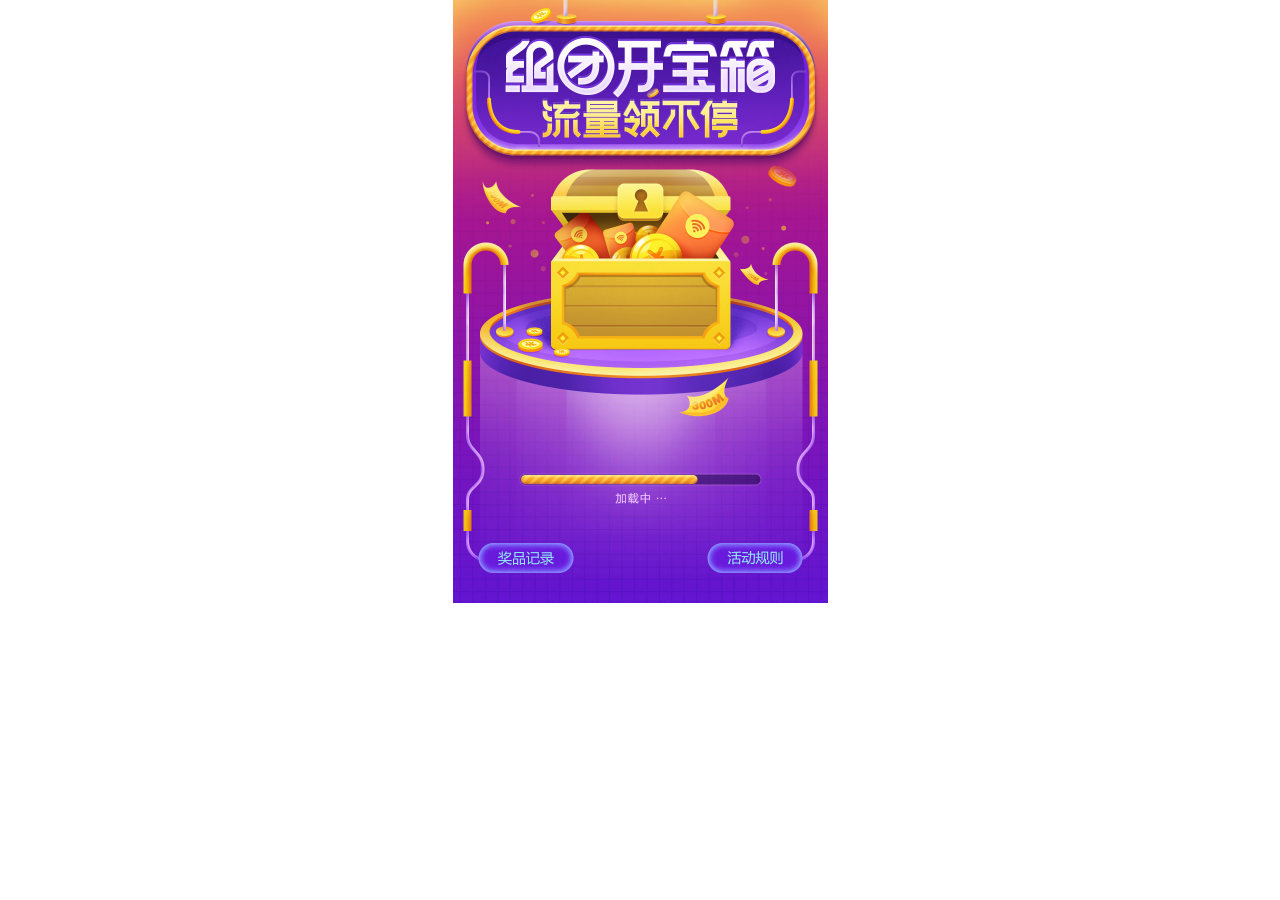
<file: resources/reload.html>
﻿<html>
	<head>
		<title></title>
	</head>
	<body>
	
	<script language="javascript">
	function getUrl() {
      var query = window.location.hash.substring(1);
      var vars = query.split("&&&");
      for (var i=0;i<vars.length;i++) {
        var url = vars[i];
        return decodeURI(url).replace("html%23","html#");
      } 
    }

    var rel = '../';
    var url = getUrl();
    if (url.indexOf(":") > 0 && url.indexOf(":") < 10) rel = '';
	self.location.href = rel + url;
	</script>
	
	</body>
</html>
</file>
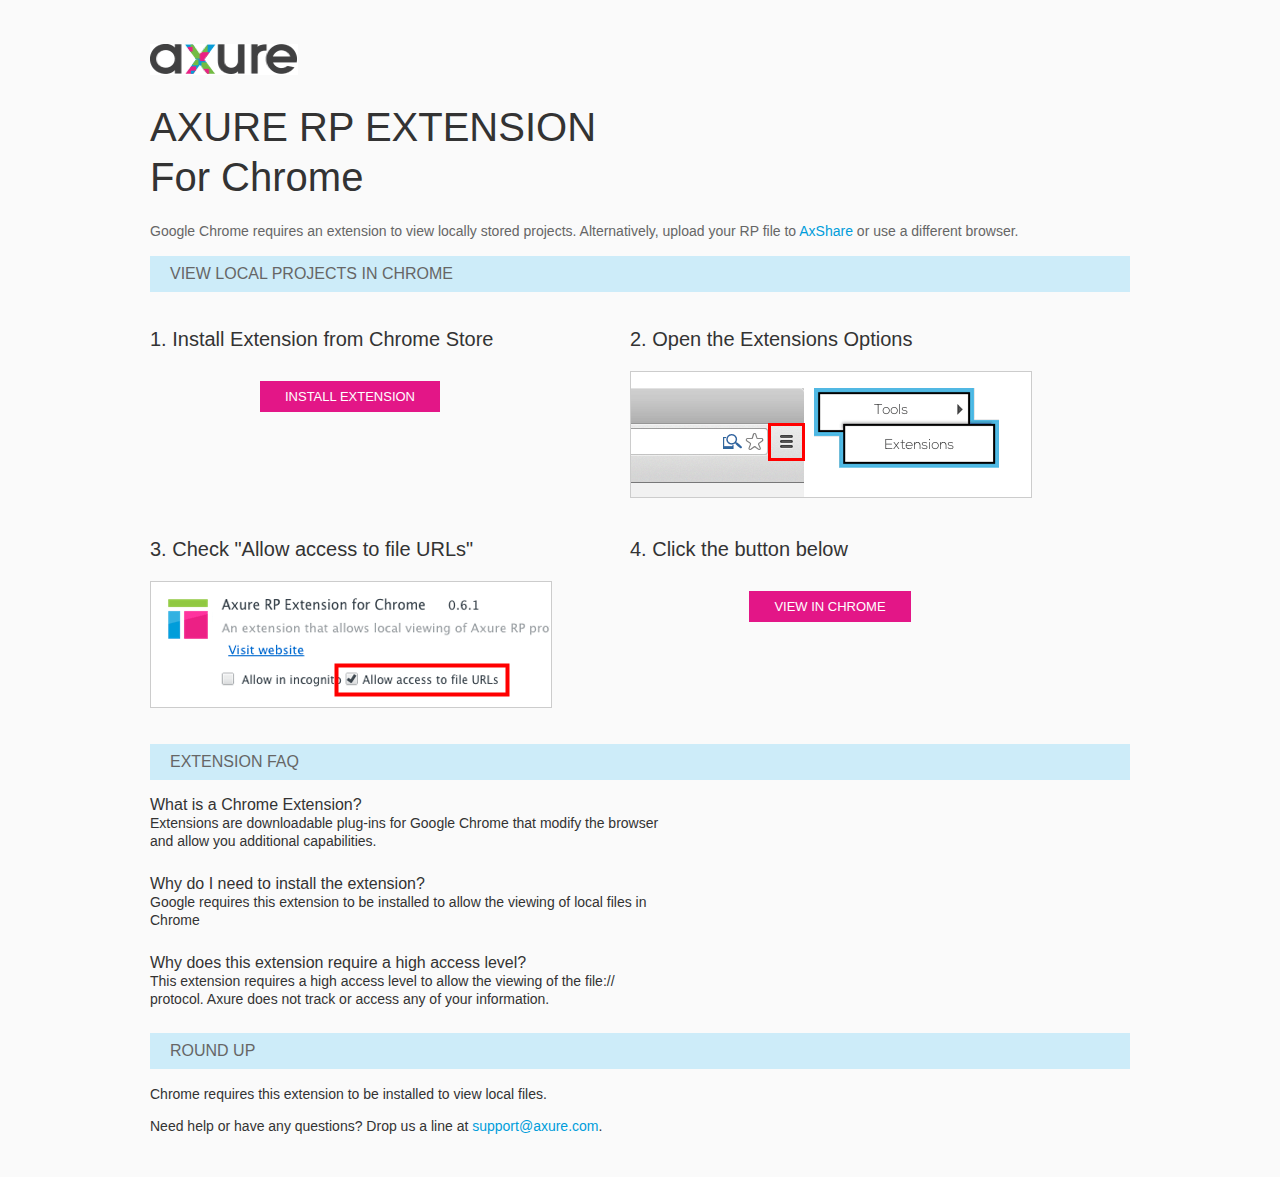
<file: resources/chrome/chrome.html>
<html>
<head>
    <title>Install the Axure RP Chrome Extension</title>
    <style type="text/css">
        *
        {
            font-family: Helvetica, Arial, sans-serif;
        }
        body
        {
            text-align: center;
            background-color: #fafafa;
        }
        p
        {
            font-size: 14px;
            line-height: 18px;
            color: #333333;
        }
        div.container
        {
            width: 980px;
            margin-left: auto;
            margin-right: auto;
            text-align: left;
        }
        a
        {
            text-decoration: none;
            color: #009dda;
        }
        .button
        {
            background: #E31687;
            font: normal 16px Arial, sans-serif;
            color: #FFFFFF;
            padding: 8px 25px 8px 25px;
            border: 0;
            display: inline-block;
            margin-top: 10px;
            text-transform: uppercase;
            font-size: 13px;
        }
        a:hover.button
        {
            opacity: .8;
        }
        div.left
        {
            width: 400px;
            float: left;
            margin-right: 80px;
        }
        div.right
        {
            width: 400px;
            float: left;
        }
        div.buttonContainer
        {
            text-align: center;
        }
        h1
        {
            font-size: 40px;
            color: #333333;
            line-height: 50px;
            margin-bottom: 20px;
            font-weight: normal;
        }
        h2
        {
            font-size: 38px;
            font-weight: normal;
            color: #08639C;
            text-align: center;
        }
        h3
        {
            font-size: 20px;
            color: #333333;
            font-weight: normal;
        }
        .heading
        {
            background-color: #cdecf9;
            height: 36px;
            line-height: 36px;
            padding-left: 20px;
            font-size: 16px;
            color: #666666;
        }
        span.faq
        {
            font-size: 16px;
            font-weight: normal;
            color: #333333;
            display: block;
        }
    </style>
</head>
<body>
    <div class="container">
        <br />
        <br />
        <img src="axure_logo.gif" alt="axure" />
        <br />
        <h1>
            AXURE RP EXTENSION<br />
            For Chrome</h1>
        <p style="font-size: 14px; color: #666666; margin-top: 10px;">
            Google Chrome requires an extension to view locally stored projects. Alternatively,
            upload your RP file to <a href="https://share.axure.com">AxShare</a> or use a different
            browser.</p>
        <h3 class="heading">
            VIEW LOCAL PROJECTS IN CHROME</h3>
        <div class="left">
            <h3>
                1. Install Extension from Chrome Store</h3>
            <div class="buttonContainer">
                <a class="button" href="https://chrome.google.com/webstore/detail/dogkpdfcklifaemcdfbildhcofnopogp"
                    target="_blank">Install Extension</a>
            </div>
        </div>
        <div class="right">
            <h3>
                2. Open the Extensions Options</h3>
            <img src="extensions_menu.gif" alt="extensions" />
        </div>
        <div style="clear: both; height: 20px;">
            &nbsp;</div>
        <div class="left">
            <h3>
                3. Check "Allow access to file URLs"</h3>
            <img src="allow_access.gif" alt="allow access" />
        </div>
        <div class="right">
            <h3>
                4. Click the button below</h3>
            <div class="buttonContainer">
                <a class="button" href="../../start.html">View in Chrome</a>
            </div>
        </div>
        <div style="clear: both; height: 20px;">
        </div>
        <h3 class="heading">
            EXTENSION FAQ</h3>
        <p>
            <span class="faq">What is a Chrome Extension?</span> Extensions are downloadable
            plug-ins for Google Chrome that modify the browser<br />
            and allow you additional capabilities.
        </p>
        <p style="margin-top: 25px;">
            <span class="faq">Why do I need to install the extension?</span> Google requires
            this extension to be installed to allow the viewing of local files in<br />
            Chrome
        </p>
        <p style="margin-top: 25px; margin-bottom: 25px;">
            <span class="faq">Why does this extension require a high access level?</span> This
            extension requires a high access level to allow the viewing of the file://<br />
            protocol. Axure does not track or access any of your information.
        </p>
        <h3 class="heading">
            ROUND UP</h3>
        <p>
            Chrome requires this extension to be installed to view local files.</p>
        <p>
            Need help or have any questions? Drop us a line at <a href="mailto:support@axure.com">
                support@axure.com</a>.
        </p>
        <div style="clear: both; height: 20px;">
        </div>
    </div>
</body>
</html>
</file>
<file: resources/css/axure_rp_page.css>
﻿/* so the window resize fires within a frame in IE7 */
html, body {
    height: 100%;
}

a {
    color: inherit;
}

p {
    margin: 0px;
    text-rendering: optimizeLegibility;
    font-feature-settings: "kern" 1;
    -webkit-font-feature-settings: "kern";
    -moz-font-feature-settings: "kern";
    -moz-font-feature-settings: "kern=1";
    font-kerning: normal;
}

iframe {
    background: #FFFFFF;
}

/* to match IE with C, FF */
input {
    padding: 1px 0px 1px 0px;
    box-sizing: border-box;
    -moz-box-sizing: border-box;
}

textarea {
    margin: 0px;
    box-sizing: border-box;
    -moz-box-sizing: border-box;
}

div.intcases {
    font-family: arial; 
    font-size: 12px;
    text-align:left; 
    border:1px solid #AAA; 
    background:#FFF none repeat scroll 0% 0%; 
    z-index:9999; 
    visibility:hidden; 
    position:absolute;
    padding: 0px;
    border-radius: 3px;
    white-space: nowrap;
}

div.intcaselink {
    cursor: pointer;
    padding: 3px 8px 3px 8px;
    margin: 5px;
    background:#EEE none repeat scroll 0% 0%; 
    border:1px solid #AAA;
    border-radius: 3px;
}

div.refpageimage {
    position: absolute;
    left: 0px;
    top: 0px;
    font-size: 0px;
    width: 16px;
    height: 16px;
    cursor: pointer;
    background-image: url(images/newwindow.gif);
    background-repeat: no-repeat;
}

div.annnoteimage {
    position: absolute;
    left: 0px;
    top: 0px;
    font-size: 0px;
    /*width: 16px;
    height: 12px;*/
    cursor: help;
    /*background-image: url(images/note.gif);*/
    /*background-repeat: no-repeat;*/
    width: 13px;
    height: 12px;
    padding-top: 1px;
    text-align: center;
    background-color: #138CDD;
    -moz-box-shadow: 1px 1px 3px #aaa;
    -webkit-box-shadow: 1px 1px 3px #aaa;
    box-shadow: 1px 1px 3px #aaa;
}

div.annnoteline {
    display: inline-block;
    width: 9px;
    height: 1px;
    border-bottom: 1px solid white;
    margin-top: 1px;
}

div.annnotelabel {
    position: absolute;
    left: 0px;
    top: 0px;
    font-family: Helvetica,Arial;
    font-size: 10px;
    /*border: 1px solid rgb(166,221,242);*/
    cursor: help;
    /*background:rgb(0,157,217) none repeat scroll 0% 0%;*/ 
    padding: 1px 3px 1px 3px;
    white-space: nowrap;
    color: white;
    
    background-color: #138CDD;
    -moz-box-shadow: 1px 1px 3px #aaa;
    -webkit-box-shadow: 1px 1px 3px #aaa;
    box-shadow: 1px 1px 3px #aaa;
}

.annotation {
    font-size: 12px;
    padding-left: 2px;
    margin-bottom: 5px;
}

.annotationName {
    /*font-size: 13px;
    font-weight: bold;
    margin-bottom: 3px;
    white-space: nowrap;*/

    font-family: 'Trebuchet MS';
    font-size: 14px;
    font-weight: bold;
    margin-bottom: 5px;
    white-space: nowrap;
}

.annotationValue {
    font-family: Arial, Helvetica, Sans-Serif;
    font-size: 12px;
    color: #4a4a4a;
    line-height: 21px;
    margin-bottom: 20px;
}

.noteLink {
    text-decoration: inherit;
    color: inherit;
}

.noteLink:hover {
    background-color: white;
}

/* this is a fix for the issue where dialogs jump around and takes the text-align from the body */
.dialogFix {
    position:absolute;
    text-align:left;
    border: 1px solid #8f949a;
}


@keyframes pulsate {
  from {
    box-shadow: 0 0 10px #15d6ba;
  }
  to {
    box-shadow: 0 0 20px #15d6ba;
  }
}

@-webkit-keyframes pulsate {
  from {
    -webkit-box-shadow: 0 0 10px #15d6ba;
    box-shadow: 0 0 10px #15d6ba;
  }
  to {
    -webkit-box-shadow: 0 0 20px #15d6ba;
    box-shadow: 0 0 20px #15d6ba;
  }
}
 
@-moz-keyframes pulsate {
  from {
    -moz-box-shadow: 0 0 10px #15d6ba;
    box-shadow: 0 0 10px #15d6ba;
  }
  to {
    -moz-box-shadow: 0 0 20px #15d6ba;
    box-shadow: 0 0 20px #15d6ba;
  }
}

.legacyPulsateBorder {
    /*border: 5px solid #15d6ba;
    margin: -5px;*/
    -moz-box-shadow: 0 0 10px 3px #15d6ba;
    box-shadow: 0 0 10px 3px #15d6ba;
}

.pulsateBorder {
  animation-name: pulsate;
  animation-timing-function: ease-in-out;
  animation-duration: 0.9s;
  animation-iteration-count: infinite;
  animation-direction: alternate;
  
  -webkit-animation-name: pulsate;
  -webkit-animation-timing-function: ease-in-out;
  -webkit-animation-duration: 0.9s;
  -webkit-animation-iteration-count: infinite;
  -webkit-animation-direction: alternate;

  -moz-animation-name: pulsate;
  -moz-animation-timing-function: ease-in-out;
  -moz-animation-duration: 0.9s;
  -moz-animation-iteration-count: infinite;
  -moz-animation-direction: alternate;
}

.ax_default_hidden, .ax_default_unplaced{
    display: none;
    visibility: hidden;
}

.widgetNoteSelected {
    -moz-box-shadow: 0 0 10px 3px #138CDD;
    box-shadow: 0 0 10px 3px #138CDD;
    /*-moz-box-shadow: 0 0 20px #3915d6;
    box-shadow: 0 0 20px #3915d6;*/
    /*border: 3px solid #3915d6;*/
    /*margin: -3px;*/
}


.singleImg {
    display: none;
    visibility: hidden;
}
</file>
<file: data/styles.css>
﻿.ax_default {
  font-family:'Arial Normal', 'Arial';
  font-weight:400;
  font-style:normal;
  font-size:13px;
  color:#333333;
  text-align:center;
  line-height:normal;
}
._图片 {
}
._一级标题 {
  font-family:'Arial Normal', 'Arial';
  font-weight:bold;
  font-style:normal;
  font-size:32px;
  text-align:left;
}
._二级标题 {
  font-family:'Arial Normal', 'Arial';
  font-weight:bold;
  font-style:normal;
  font-size:24px;
  text-align:left;
}
._三级标题 {
  font-family:'Arial Normal', 'Arial';
  font-weight:bold;
  font-style:normal;
  font-size:18px;
  text-align:left;
}
._四级标题 {
  font-family:'Arial Normal', 'Arial';
  font-weight:bold;
  font-style:normal;
  font-size:14px;
  text-align:left;
}
._五级标题 {
  font-family:'Arial Normal', 'Arial';
  font-weight:bold;
  font-style:normal;
  text-align:left;
}
._六级标题 {
  font-family:'Arial Normal', 'Arial';
  font-weight:bold;
  font-style:normal;
  font-size:10px;
  text-align:left;
}
._文本段落 {
  text-align:left;
}
._流程形状 {
}
.box_1 {
}
</file>
<file: files/index/styles.css>
﻿body {
  margin:0px;
  background-image:none;
  position:relative;
  left:-0px;
  width:375px;
  margin-left:auto;
  margin-right:auto;
  text-align:left;
}
#base {
  position:absolute;
  z-index:0;
}
#u0_img {
  position:absolute;
  left:0px;
  top:0px;
  width:375px;
  height:667px;
}
#u0 {
  position:absolute;
  left:0px;
  top:-64px;
  width:375px;
  height:667px;
}
#u1 {
  position:absolute;
  left:2px;
  top:326px;
  width:371px;
  visibility:hidden;
  word-wrap:break-word;
}
#u2 {
  position:absolute;
  left:254px;
  top:540px;
  width:96px;
  height:36px;
  overflow:hidden;
  background-image:url('../../resources/images/transparent.gif');
}
#u3 {
  position:absolute;
  left:26px;
  top:540px;
  width:94px;
  height:36px;
  overflow:hidden;
  background-image:url('../../resources/images/transparent.gif');
}
#u4 {
  position:fixed;
  left:50%;
  margin-left:-150.5px;
  top:50%;
  margin-top:-224.5px;
  visibility:hidden;
}
#u4_state0 {
  position:relative;
  left:0px;
  top:0px;
  background-image:none;
}
#u4_state0_content {
  position:absolute;
  left:0px;
  top:0px;
  width:1px;
  height:1px;
}
#u5_img {
  position:absolute;
  left:0px;
  top:0px;
  width:301px;
  height:449px;
}
#u5 {
  position:absolute;
  left:0px;
  top:0px;
  width:301px;
  height:449px;
}
#u6 {
  position:absolute;
  left:2px;
  top:216px;
  width:297px;
  visibility:hidden;
  word-wrap:break-word;
}
#u7 {
  position:absolute;
  left:53px;
  top:367px;
  width:197px;
  height:62px;
  overflow:hidden;
  background-image:url('../../resources/images/transparent.gif');
}
</file>
<file: files/jilu/styles.css>
﻿body {
  margin:0px;
  background-image:none;
  position:relative;
  left:-0px;
  width:375px;
  margin-left:auto;
  margin-right:auto;
  text-align:left;
}
#base {
  position:absolute;
  z-index:0;
}
#u59_img {
  position:absolute;
  left:0px;
  top:0px;
  width:375px;
  height:755px;
}
#u59 {
  position:absolute;
  left:0px;
  top:-64px;
  width:375px;
  height:755px;
}
#u60 {
  position:absolute;
  left:2px;
  top:370px;
  width:371px;
  visibility:hidden;
  word-wrap:break-word;
}
#u61 {
  position:fixed;
  left:50%;
  margin-left:-151px;
  top:50%;
  margin-top:-88.5px;
  visibility:hidden;
}
#u61_state0 {
  position:relative;
  left:0px;
  top:0px;
  background-image:none;
}
#u61_state0_content {
  position:absolute;
  left:0px;
  top:0px;
  width:1px;
  height:1px;
}
#u62_img {
  position:absolute;
  left:0px;
  top:0px;
  width:302px;
  height:177px;
}
#u62 {
  position:absolute;
  left:0px;
  top:0px;
  width:302px;
  height:177px;
}
#u63 {
  position:absolute;
  left:2px;
  top:80px;
  width:298px;
  visibility:hidden;
  word-wrap:break-word;
}
#u64 {
  position:absolute;
  left:52px;
  top:95px;
  width:200px;
  height:64px;
  overflow:hidden;
  background-image:url('../../resources/images/transparent.gif');
}
#u65 {
  position:fixed;
  left:50%;
  margin-left:-151px;
  top:50%;
  margin-top:-84.5px;
  visibility:hidden;
}
#u65_state0 {
  position:relative;
  left:0px;
  top:0px;
  background-image:none;
}
#u65_state0_content {
  position:absolute;
  left:0px;
  top:0px;
  width:1px;
  height:1px;
}
#u66_img {
  position:absolute;
  left:0px;
  top:0px;
  width:302px;
  height:169px;
}
#u66 {
  position:absolute;
  left:0px;
  top:0px;
  width:302px;
  height:169px;
}
#u67 {
  position:absolute;
  left:2px;
  top:76px;
  width:298px;
  visibility:hidden;
  word-wrap:break-word;
}
#u68 {
  position:absolute;
  left:53px;
  top:87px;
  width:197px;
  height:62px;
  overflow:hidden;
  background-image:url('../../resources/images/transparent.gif');
}
#u65_state1 {
  position:relative;
  left:0px;
  top:0px;
  visibility:hidden;
  background-image:none;
}
#u65_state1_content {
  position:absolute;
  left:0px;
  top:0px;
  width:1px;
  height:1px;
}
#u69_img {
  position:absolute;
  left:0px;
  top:0px;
  width:302px;
  height:169px;
}
#u69 {
  position:absolute;
  left:0px;
  top:0px;
  width:302px;
  height:169px;
}
#u70 {
  position:absolute;
  left:2px;
  top:76px;
  width:298px;
  visibility:hidden;
  word-wrap:break-word;
}
#u71 {
  position:absolute;
  left:53px;
  top:90px;
  width:197px;
  height:56px;
  overflow:hidden;
  background-image:url('../../resources/images/transparent.gif');
}
#u72 {
  position:absolute;
  left:248px;
  top:201px;
  width:89px;
  height:43px;
  overflow:hidden;
  background-image:url('../../resources/images/transparent.gif');
}
#u73 {
  position:absolute;
  left:248px;
  top:292px;
  width:89px;
  height:43px;
  overflow:hidden;
  background-image:url('../../resources/images/transparent.gif');
}
#u74 {
  position:absolute;
  left:245px;
  top:198px;
  visibility:hidden;
}
#u74_state0 {
  position:relative;
  left:0px;
  top:0px;
  background-image:none;
}
#u74_state0_content {
  position:absolute;
  left:0px;
  top:0px;
  width:1px;
  height:1px;
}
#u75_img {
  position:absolute;
  left:0px;
  top:0px;
  width:92px;
  height:49px;
}
#u75 {
  position:absolute;
  left:0px;
  top:0px;
  width:92px;
  height:49px;
}
#u76 {
  position:absolute;
  left:2px;
  top:16px;
  width:88px;
  visibility:hidden;
  word-wrap:break-word;
}
</file>
<file: files/kaiqi/styles.css>
﻿body {
  margin:0px;
  background-image:none;
  position:relative;
  left:-0px;
  width:375px;
  margin-left:auto;
  margin-right:auto;
  text-align:left;
}
#base {
  position:absolute;
  z-index:0;
}
#u50_img {
  position:absolute;
  left:0px;
  top:0px;
  width:375px;
  height:667px;
}
#u50 {
  position:absolute;
  left:0px;
  top:-64px;
  width:375px;
  height:667px;
}
#u51 {
  position:absolute;
  left:2px;
  top:326px;
  width:371px;
  visibility:hidden;
  word-wrap:break-word;
}
#u52 {
  position:absolute;
  left:254px;
  top:540px;
  width:96px;
  height:36px;
  overflow:hidden;
  background-image:url('../../resources/images/transparent.gif');
}
#u53 {
  position:absolute;
  left:26px;
  top:540px;
  width:94px;
  height:36px;
  overflow:hidden;
  background-image:url('../../resources/images/transparent.gif');
}
#u54 {
  position:fixed;
  left:50%;
  margin-left:-150.5px;
  top:50%;
  margin-top:-224.5px;
  visibility:hidden;
}
#u54_state0 {
  position:relative;
  left:0px;
  top:0px;
  background-image:none;
}
#u54_state0_content {
  position:absolute;
  left:0px;
  top:0px;
  width:1px;
  height:1px;
}
#u55_img {
  position:absolute;
  left:0px;
  top:0px;
  width:301px;
  height:449px;
}
#u55 {
  position:absolute;
  left:0px;
  top:0px;
  width:301px;
  height:449px;
}
#u56 {
  position:absolute;
  left:2px;
  top:216px;
  width:297px;
  visibility:hidden;
  word-wrap:break-word;
}
#u57 {
  position:absolute;
  left:53px;
  top:367px;
  width:197px;
  height:62px;
  overflow:hidden;
  background-image:url('../../resources/images/transparent.gif');
}
#u58 {
  position:absolute;
  left:73px;
  top:286px;
  width:228px;
  height:62px;
  overflow:hidden;
  background-image:url('../../resources/images/transparent.gif');
}
</file>
<file: files/lingbaoxiang/styles.css>
﻿body {
  margin:0px;
  background-image:none;
  position:relative;
  left:-0px;
  width:375px;
  margin-left:auto;
  margin-right:auto;
  text-align:left;
}
#base {
  position:absolute;
  z-index:0;
}
#u23_img {
  position:absolute;
  left:0px;
  top:0px;
  width:375px;
  height:667px;
}
#u23 {
  position:absolute;
  left:0px;
  top:-64px;
  width:375px;
  height:667px;
}
#u24 {
  position:absolute;
  left:2px;
  top:326px;
  width:371px;
  visibility:hidden;
  word-wrap:break-word;
}
#u25 {
  position:absolute;
  left:254px;
  top:540px;
  width:96px;
  height:36px;
  overflow:hidden;
  background-image:url('../../resources/images/transparent.gif');
}
#u26 {
  position:absolute;
  left:26px;
  top:540px;
  width:94px;
  height:36px;
  overflow:hidden;
  background-image:url('../../resources/images/transparent.gif');
}
#u27 {
  position:fixed;
  left:50%;
  margin-left:-150.5px;
  top:50%;
  margin-top:-224.5px;
  visibility:hidden;
}
#u27_state0 {
  position:relative;
  left:0px;
  top:0px;
  background-image:none;
}
#u27_state0_content {
  position:absolute;
  left:0px;
  top:0px;
  width:1px;
  height:1px;
}
#u28_img {
  position:absolute;
  left:0px;
  top:0px;
  width:301px;
  height:449px;
}
#u28 {
  position:absolute;
  left:0px;
  top:0px;
  width:301px;
  height:449px;
}
#u29 {
  position:absolute;
  left:2px;
  top:216px;
  width:297px;
  visibility:hidden;
  word-wrap:break-word;
}
#u30 {
  position:absolute;
  left:53px;
  top:367px;
  width:197px;
  height:62px;
  overflow:hidden;
  background-image:url('../../resources/images/transparent.gif');
}
#u31 {
  position:absolute;
  left:158px;
  top:416px;
  width:58px;
  height:61px;
  overflow:hidden;
  background-image:url('../../resources/images/transparent.gif');
}
#u32 {
  position:fixed;
  left:50%;
  margin-left:-185px;
  top:0px;
  visibility:hidden;
}
#u32_state0 {
  position:relative;
  left:0px;
  top:0px;
  background-image:none;
}
#u32_state0_content {
  position:absolute;
  left:0px;
  top:0px;
  width:1px;
  height:1px;
}
#u33_img {
  position:absolute;
  left:0px;
  top:0px;
  width:370px;
  height:220px;
}
#u33 {
  position:absolute;
  left:0px;
  top:0px;
  width:370px;
  height:220px;
}
#u34 {
  position:absolute;
  left:2px;
  top:102px;
  width:366px;
  visibility:hidden;
  word-wrap:break-word;
}
#u35 {
  position:absolute;
  left:263px;
  top:416px;
  width:58px;
  height:61px;
  overflow:hidden;
  background-image:url('../../resources/images/transparent.gif');
}
#u36 {
  position:absolute;
  left:74px;
  top:285px;
  width:226px;
  height:63px;
  overflow:hidden;
  background-image:url('../../resources/images/transparent.gif');
}
#u37 {
  position:fixed;
  left:50%;
  margin-left:-150px;
  top:50%;
  margin-top:-40px;
  visibility:hidden;
}
#u37_state0 {
  position:relative;
  left:0px;
  top:0px;
  background-image:none;
}
#u37_state0_content {
  position:absolute;
  left:0px;
  top:0px;
  width:1px;
  height:1px;
}
#u38_img {
  position:absolute;
  left:-5px;
  top:-5px;
  width:310px;
  height:90px;
}
#u38 {
  position:absolute;
  left:0px;
  top:0px;
  width:300px;
  height:80px;
  font-family:'微软雅黑';
  font-weight:400;
  font-style:normal;
  color:#FFFFFF;
  line-height:20px;
}
#u39 {
  position:absolute;
  left:15px;
  top:20px;
  width:270px;
  word-wrap:break-word;
}
#u40 {
  position:absolute;
  left:153px;
  top:411px;
}
#u40_state0 {
  position:relative;
  left:0px;
  top:0px;
  background-image:none;
}
#u40_state0_content {
  position:absolute;
  left:0px;
  top:0px;
  width:1px;
  height:1px;
}
#u41_img {
  position:absolute;
  left:0px;
  top:0px;
  width:174px;
  height:87px;
}
#u41 {
  position:absolute;
  left:0px;
  top:0px;
  width:174px;
  height:87px;
}
#u42 {
  position:absolute;
  left:2px;
  top:36px;
  width:170px;
  visibility:hidden;
  word-wrap:break-word;
}
#u43 {
  position:absolute;
  left:81px;
  top:38px;
  visibility:hidden;
}
#u43_state0 {
  position:relative;
  left:0px;
  top:0px;
  background-image:none;
}
#u43_state0_content {
  position:absolute;
  left:0px;
  top:0px;
  width:1px;
  height:1px;
}
#u44_img {
  position:absolute;
  left:0px;
  top:0px;
  width:212px;
  height:196px;
}
#u44 {
  position:absolute;
  left:0px;
  top:0px;
  width:212px;
  height:196px;
}
#u45 {
  position:absolute;
  left:2px;
  top:90px;
  width:208px;
  visibility:hidden;
  word-wrap:break-word;
}
#u46 {
  position:fixed;
  left:50%;
  margin-left:-151px;
  top:50%;
  margin-top:-101px;
  visibility:hidden;
}
#u46_state0 {
  position:relative;
  left:0px;
  top:0px;
  background-image:none;
}
#u46_state0_content {
  position:absolute;
  left:0px;
  top:0px;
  width:1px;
  height:1px;
}
#u47_img {
  position:absolute;
  left:0px;
  top:0px;
  width:302px;
  height:202px;
}
#u47 {
  position:absolute;
  left:0px;
  top:0px;
  width:302px;
  height:202px;
}
#u48 {
  position:absolute;
  left:2px;
  top:93px;
  width:298px;
  visibility:hidden;
  word-wrap:break-word;
}
#u49 {
  position:absolute;
  left:52px;
  top:122px;
  width:197px;
  height:59px;
  overflow:hidden;
  background-image:url('../../resources/images/transparent.gif');
}
</file>
<file: files/shouye/styles.css>
﻿body {
  margin:0px;
  background-image:none;
  position:relative;
  left:-0px;
  width:375px;
  margin-left:auto;
  margin-right:auto;
  text-align:left;
}
#base {
  position:absolute;
  z-index:0;
}
#u8_img {
  position:absolute;
  left:0px;
  top:0px;
  width:375px;
  height:667px;
}
#u8 {
  position:absolute;
  left:0px;
  top:-64px;
  width:375px;
  height:667px;
}
#u9 {
  position:absolute;
  left:2px;
  top:326px;
  width:371px;
  visibility:hidden;
  word-wrap:break-word;
}
#u10 {
  position:absolute;
  left:254px;
  top:540px;
  width:96px;
  height:36px;
  overflow:hidden;
  background-image:url('../../resources/images/transparent.gif');
}
#u11 {
  position:absolute;
  left:26px;
  top:540px;
  width:94px;
  height:36px;
  overflow:hidden;
  background-image:url('../../resources/images/transparent.gif');
}
#u12 {
  position:fixed;
  left:50%;
  margin-left:-150.5px;
  top:50%;
  margin-top:-224.5px;
  visibility:hidden;
}
#u12_state0 {
  position:relative;
  left:0px;
  top:0px;
  background-image:none;
}
#u12_state0_content {
  position:absolute;
  left:0px;
  top:0px;
  width:1px;
  height:1px;
}
#u13_img {
  position:absolute;
  left:0px;
  top:0px;
  width:301px;
  height:449px;
}
#u13 {
  position:absolute;
  left:0px;
  top:0px;
  width:301px;
  height:449px;
}
#u14 {
  position:absolute;
  left:2px;
  top:216px;
  width:297px;
  visibility:hidden;
  word-wrap:break-word;
}
#u15 {
  position:absolute;
  left:53px;
  top:367px;
  width:197px;
  height:62px;
  overflow:hidden;
  background-image:url('../../resources/images/transparent.gif');
}
#u16 {
  position:absolute;
  left:74px;
  top:440px;
  width:227px;
  height:60px;
  overflow:hidden;
  background-image:url('../../resources/images/transparent.gif');
}
#u17 {
  position:fixed;
  left:50%;
  margin-left:-150.5px;
  top:50%;
  margin-top:-130px;
  visibility:hidden;
}
#u17_state0 {
  position:relative;
  left:0px;
  top:0px;
  background-image:none;
}
#u17_state0_content {
  position:absolute;
  left:0px;
  top:0px;
  width:1px;
  height:1px;
}
#u18_img {
  position:absolute;
  left:0px;
  top:0px;
  width:301px;
  height:260px;
}
#u18 {
  position:absolute;
  left:0px;
  top:0px;
  width:301px;
  height:260px;
}
#u19 {
  position:absolute;
  left:2px;
  top:122px;
  width:297px;
  visibility:hidden;
  word-wrap:break-word;
}
#u17_state1 {
  position:relative;
  left:0px;
  top:0px;
  visibility:hidden;
  background-image:none;
}
#u17_state1_content {
  position:absolute;
  left:0px;
  top:0px;
  width:1px;
  height:1px;
}
#u20_img {
  position:absolute;
  left:0px;
  top:0px;
  width:301px;
  height:171px;
}
#u20 {
  position:absolute;
  left:0px;
  top:0px;
  width:301px;
  height:171px;
}
#u21 {
  position:absolute;
  left:2px;
  top:78px;
  width:297px;
  visibility:hidden;
  word-wrap:break-word;
}
#u22 {
  position:absolute;
  left:52px;
  top:89px;
  width:198px;
  height:62px;
  overflow:hidden;
  background-image:url('../../resources/images/transparent.gif');
}
</file>
<file: resources/css/default.css>
﻿body {
  font-family : Arial, Helvetica, Sans-Serif;
  background-color: #8f949a;
  overflow:hidden;
}
a {
  cursor: pointer;
}

input[type="radio"], input[type="checkbox"] {
    margin: 0px 9px 0px 0px;
    vertical-align: bottom;
}

input {
    -webkit-box-sizing: border-box;
    -moz-box-sizing: border-box;
    box-sizing: border-box;
}

#maximizePanelContainer {
  font-size: 4px;
  position:absolute;
  left: 0px;
  top: 0px;
  width: 55px;
  height: 20px;
  overflow: visible;
  z-index: 1000;
}
#maximizePanelOver {
    position: absolute;
    left: 0px;
    top: 0px;
    width: 55px;
    height: 20px;
}
.maximizePanel {
    position: absolute;
    left: 0px;
    top: 0px;
    width: 55px;
    height: 20px;
    background: #a2a2a2 url('../images/expand.png') no-repeat center center;
    background: url('../images/expand.svg') no-repeat center center, linear-gradient(rgba(200,200,200,.5),rgba(200,200,200,.5));
    cursor: pointer;
}

#interfaceControlFrameMinimizeContainer {
  position:absolute;
    top: 0px;
    left: 0px;
  font-size: 2px; /*for IE*/
  text-align: right;
  z-index: 100;
    height: 20px;
    width: 55px;
    background-color: #62666b;
}
#interfaceControlFrameMinimizeContainer a {
    display: inline-block;
    width: 55px;
    height: 20px;
    font-size: 2px;
    background: url('../images/close.png') no-repeat center center;
    background: url('../images/close.svg') no-repeat center center, linear-gradient(transparent,transparent);
    text-decoration: none;
}

.hashover #interfaceControlFrameMinimizeContainer a:hover {
    background: url('../images/close_hover.png') no-repeat center center;
    background: url('../images/close_hover.svg') no-repeat center center, linear-gradient(transparent,transparent);
}

#interfaceControlFrame {
    margin: 0px 0px 0px 55px;
}

#interfaceControlFrameCloseContainer {
    /*display: none;*/
    position:absolute;
    bottom: 0px;
    left: 0px;
    font-size: 9px;
    font-family: 'Trebuchet MS';
    font-weight: bold;
    letter-spacing: 1px;
    z-index: 100;
    width: 55px;
    background-color: #62666b;
    text-align: center;  
}
#interfaceControlFrameCloseContainer a {
    display: inline-block;
    width: 55px;
    color: #ffffff;
    padding: 5px 0px;
}

#interfaceControlFrameHeader li a {
    display: block;
    width: 54px;
    height: 78px;
    text-align: center;
    padding-top: 50px;
    outline: none;
    margin-right: 1px;
    text-decoration: none;
    color: #ffffff;
    white-space: nowrap;
    background-color: transparent;
    background-repeat: no-repeat;
    background-position: 50% 17px;
    box-sizing: border-box;
    -moz-box-sizing: border-box;
    -webkit-box-sizing: border-box;
    border-left: 4px solid transparent;
    border-right: 4px solid transparent;
}

.hashover #interfaceControlFrameHeader li a:hover {
    background-color: transparent;
    background-repeat: no-repeat;
    background-position: 50% 17px;
    color: #c2c2c2;
}

#interfaceControlFrameHeader li a.selected, #interfaceControlFrameHeader li a.selected:hover {
    background-color: #f5f5f5;
    background-repeat: no-repeat;
    background-position: 50% 17px;
    color: #62666b;
    border-left: 5px solid #138CDD;
}

#interfaceControlFrameHeaderContainer {
    float: left;
    overflow: visible;
    width: 55px;
    margin-left: -55px;
    margin-top: 20px;
}

#interfaceControlFrameHeader {
    position: relative;
    list-style: none;
    font-size: 8px;
    z-index: 50;
    font-family: 'Trebuchet MS';
    font-weight: bold;
    letter-spacing: 1px;
}

#interfaceControlFrameContainer {
    float: right;
    background-color: #f5f5f5;
    overflow: hidden;
    width: 100%;
}

#interfaceControlFrameLogoContainer {
  background-color: White;
  padding: 20px 10px 10px 10px;
  overflow: hidden;
}

#interfaceControlFrameLogoImageContainer {
  text-align: center;
}

#interfaceControlFrameLogoCaptionContainer {
  text-align: center;
  margin: 5px 10px 0px 10px;
  font-size: 12px;
  color: #4a4a4a;
}

#logoImage {
    width: 100%;
}

.emptyStateContainer {
    text-align: center;
    padding: 0px 10px;
    margin-top: 32px
}

.emptyStateTitle {
    margin: 0px 0px 9px 0px;
    font-weight: bold;
}

.emptyStateContent {
    line-height: 16px;
}

.dottedDivider {
    height: 2px;
    margin: 15px 0px 15px 0px;
    background: url('../images/divider.png') no-repeat center center;
    background: url('../images/divider.svg') no-repeat center center, linear-gradient(transparent,transparent);
}

.nondottedDivider {
    height: 2px;
    margin: 9px 0px 9px 0px;
}
</file>
<file: plugins/sitemap/styles/sitemap.css>
﻿
#sitemapHost {
    font-size: 12px;
    color:#4a4a4a;
    height: 100%;
}

#sitemapHostBtn a {
    background: url('images/sitemap_on.png');
    background: url('images/sitemap_on.svg'),linear-gradient(transparent, transparent);
}

.hashover #sitemapHostBtn a:hover {
    background: url('images/sitemap_hover.png');
    background: url('images/sitemap_hover.svg'),linear-gradient(transparent, transparent);
}

#sitemapHostBtn a.selected, #sitemapHostBtn a.selected:hover {
    background: url('images/sitemap_off.png');
    background: url('images/sitemap_off.svg'),linear-gradient(transparent, transparent);
}

#sitemapHost .pageButtonHeader {
    top: -27px;
}

#sitemapTreeContainer {
    overflow: auto;
    width: 100%;
    height: 100%;
    -webkit-overflow-scrolling: touch;
}

.sitemapTree {
    margin: 0px 0px 10px 0px;
    overflow:visible;
}

.sitemapTree ul {
    list-style-type: none;
    margin: 0px 0px 0px 0px;
    padding-left: 0px;
}

.sitemapPlusMinusLink 
{
}

.sitemapMinus 
{
	vertical-align:middle;
    background: url('images/minus.gif');
    background-repeat: no-repeat;
	margin-right: 3px;	
	margin-bottom: 1px;
    height:9px;
    width:9px;
    display:inline-block;
}

.sitemapPlus 
{
	vertical-align:middle;
    background: url('images/plus.gif');
    background-repeat: no-repeat;
	margin-right: 3px;	
	margin-bottom: 1px;
	height:9px;
    width:9px;
    display:inline-block;
}

.sitemapPageLink 
{
    margin-left: 0px;
}

.sitemapPageIcon 
{
	margin: 0px 0px -3px 4px;
    width: 16px;
    height: 16px;
    display: inline-block;
    background: url('images/page.png') no-repeat center center;
    background: url('images/page.svg') no-repeat center center, linear-gradient(transparent,transparent);
}

.sitemapFlowIcon
{
    background: url('images/flow.png') no-repeat center center;
    background: url('images/flow.svg') no-repeat center center, linear-gradient(transparent,transparent);
}

.sitemapFolderIcon
{
    background: url('images/folder_closed.png') no-repeat center center;
    background: url('images/folder_closed.svg') no-repeat center center, linear-gradient(transparent,transparent);
}

.sitemapFolderOpenIcon
{
    background: url('images/folder_open.png') no-repeat center center;
    background: url('images/folder_open.svg') no-repeat center center, linear-gradient(transparent,transparent);
}

.sitemapPageName 
{
    margin-left: 7px;
}

.sitemapNode 
{
    /*margin:4px 0px 4px 0px;*/
    white-space:nowrap;
}

.sitemapPageLinkContainer {
    /*display: inline-block;*/
    margin-left: 0px;
    padding: 4px 0px 4px 0px;
}
/*
.sitemapNode div
{
	padding-top: 1px; 
	padding-bottom: 3px;
    padding-left: 20px;
	height: 14px;
}
*/

.sitemapExpandableNode 
{
	margin-left: 0px;
}

.sitemapHighlight 
{
    /*display: inline-block;*/
	background-color : #C8E0F0;
    font-weight: bold;
}

.sitemapGreyedName
{
	color: #AAA;
}


.pluginNameHeader
{
    font-family: 'Trebuchet MS';
	font-size: 12px;
    letter-spacing: 1px;
	/*font-weight: bold;*/
	white-space: nowrap;
    margin-bottom: 5px;
}

.pageNameHeader
{
    font-family: 'Trebuchet MS';
    /*display: inline-block;*/
    /*float: left;*/
	font-size: 15px;
	font-weight: bold;
	/*height: 23px;*/
    padding-right: 77px;
	white-space: nowrap;
    overflow: hidden;
    text-overflow: ellipsis;
}

.pageButtonHeader
{
    float: right;
    position: relative;
    /*width: 72px;*/
	height: 24px;
    top: -22px;
    margin-bottom: -24px;
}

.sitemapHeader
{
    padding-top: 27px;
    border-bottom: 1px solid #d9d9d9;
    min-width: 110px;
}

.sitemapToolbar {
    margin: 0px 5px 14px 12px;
}

.sitemapToolbarButton
{
    float: left;
    width: 22px;
    height: 22px;
    border: 1px solid transparent;
}

#linksButton {
    background: url('images/share.png') no-repeat center center;
    background: url('images/share.svg') no-repeat center center, linear-gradient(transparent,transparent);
}

#linksButton:hover {
    background: url('images/share_hover.png') no-repeat center center;
    background: url('images/share_hover.svg') no-repeat center center, linear-gradient(transparent,transparent);
}

#linksButton.sitemapToolbarButtonSelected, .hashover #linksButton.sitemapToolbarButtonSelected:hover {
    background: url('images/share_on.png') no-repeat center center;
    background: url('images/share_on.svg') no-repeat center center, linear-gradient(transparent,transparent);
}

#adaptiveButton {
    background: url('images/views.png') no-repeat center center;
    background: url('images/views.svg') no-repeat center center, linear-gradient(transparent,transparent);
}

#adaptiveButton:hover {
    background: url('images/views_hover.png') no-repeat center center;
    background: url('images/views_hover.svg') no-repeat center center, linear-gradient(transparent,transparent);
}

#adaptiveButton.sitemapToolbarButtonSelected, #adaptiveButton.sitemapToolbarButtonSelected:hover {
    background: url('images/views_on.png') no-repeat center center;
    background: url('images/views_on.svg') no-repeat center center, linear-gradient(transparent,transparent);
}

#highlightInteractiveButton {
    background: url('images/hotspots.png') no-repeat center center;
    background: url('images/hotspots.svg') no-repeat center center, linear-gradient(transparent,transparent);
    margin-top: 1px;
}

#highlightInteractiveButton:hover {
    background: url('images/hotspots_hover.png') no-repeat center center;
    background: url('images/hotspots_hover.svg') no-repeat center center, linear-gradient(transparent,transparent);
}

#highlightInteractiveButton.sitemapToolbarButtonSelected, #highlightInteractiveButton.sitemapToolbarButtonSelected:hover {
    background: url('images/hotspots_on.png') no-repeat center center;
    background: url('images/hotspots_on.svg') no-repeat center center, linear-gradient(transparent,transparent);
}

/*#variablesButton {
    background: url('images/229_variables_16.png') no-repeat center center;
}*/

#searchButton {
    background: url('images/232_search_16.png') no-repeat center center;
}

.sitemapLinkContainer
{
	margin-top: 8px;
	padding-right: 5px;
	/*font-size: 12px;*/
}

.sitemapLinkField 
{
	width: 100%;
	font-size: 12px;
	margin-top: 3px;
    padding: 5px;
}

.sitemapRadioSelected {
    font-weight: bold;
}

.sitemapOptionContainer
{
	margin-top: 8px;
	padding-right: 5px;
	/*font-size: 12px;*/
}

#sitemapOptionsDiv
{
	margin-top: 10px;
	/*margin-left: 16px;*/
}

#viewSelectDiv
{
    padding: 2px 0px 0px 0px;
	/*margin-left: 5px;*/
}

#viewSelect
{
	width: 70%;
}

.sitemapUrlOption
{
	padding-bottom: 8px;
}

.optionLabel
{
	font-size: 12px;
}

.sitemapPopupContainer
{
    display: none;
    position: absolute;
	background-color: #F4F4F4;
	border: 1px solid #B9B9B9;
	padding: 5px 5px 5px 5px;
	margin: 5px 0px 0px 5px;
    z-index: 1;
}

#sitemapLinksContainer {
    border-top: 1px solid #d9d9d9;
    padding: 10px;
    margin-left: 0px;
    /*line-height: 18px;*/
}

#adaptiveViewsContainer {
    border-top: 1px solid #d9d9d9;
    padding: 10px;
    margin-left: 0px;
    line-height: 18px;
}

.adaptiveViewOption
{
	padding: 2px;
}

.adaptiveViewOption:hover
{ 
	background-color: rgb(204,235,248);
	cursor: pointer;
}

.currentAdaptiveView {
    font-weight: bold;
}

.adaptiveCheckboxDiv {
	height: 15px;
	width: 15px;
	float: left;
}

.checkedAdaptive {
	background: url('images/adaptivecheck.png') no-repeat center center;
}

/*#variablesContainer 
{
	max-height: 350px;
	overflow: auto;
}*/

/*#variablesClearLink 
{
	color: #069;
	left: 5px;
}*/

#searchDiv {
    padding: 8px 12px 11px 12px;
}

#searchBox {
    width: 100%;
    border: none;
    border-top: 1px solid #d9d9d9;
    /*border-bottom: 1px solid #d9d9d9;*/
    padding: 5px;
    font-size: 12px;
}

.searchBoxHint 
{
	color: #8f949a;
	/*font-style: italic;*/
}

#sitemapLinksPageName
{
	font-weight: bold;
}

#sitemapOptionsHeader
{
	font-weight: bold;
}
</file>
<file: plugins/page_notes/styles/page_notes.css>
﻿#pageNotesHost {
    font-size: 12px;
    color:#4a4a4a;
    height: 100%;
}

#pageNotesHostBtn a {
    background: url('images/notes_on.png');
    background: url('images/notes_on.svg'),linear-gradient(transparent, transparent);
}

.hashover #pageNotesHostBtn a:hover {
    background: url('images/notes_hover.png');
    background: url('images/notes_hover.svg'),linear-gradient(transparent, transparent);
}

#pageNotesHostBtn a.selected, #pageNotesHostBtn a.selected:hover {
    background: url('images/notes_off.png');
    background: url('images/notes_off.svg'),linear-gradient(transparent, transparent);
}

#footnotesButton {
    background: url('images/footnotes.png') no-repeat center center;
    background: url('images/footnotes.svg') no-repeat center center,linear-gradient(transparent, transparent);
}

#footnotesButton:hover {
    background: url('images/footnotes_hover.png') no-repeat center center;
    background: url('images/footnotes_hover.svg') no-repeat center center,linear-gradient(transparent, transparent);
}

#footnotesButton.sitemapToolbarButtonSelected, #footnotesButton.sitemapToolbarButtonSelected:hover {
    background: url('images/footnotes_on.png') no-repeat center center;
    background: url('images/footnotes_on.svg') no-repeat center center,linear-gradient(transparent, transparent);
}

.nextPageButton {
    background: url('images/forward.png') no-repeat center center;
    background: url('images/forward.svg') no-repeat center center,linear-gradient(transparent, transparent);    
}

.nextPageButton:hover {
    background: url('images/forward_hover.png') no-repeat center center;
    background: url('images/forward_hover.svg') no-repeat center center,linear-gradient(transparent, transparent);    
}

.prevPageButton {
    background: url('images/back.png') no-repeat center center;
    background: url('images/back.svg') no-repeat center center,linear-gradient(transparent, transparent);    
}

.prevPageButton:hover {
    background: url('images/back_hover.png') no-repeat center center;
    background: url('images/back_hover.svg') no-repeat center center,linear-gradient(transparent, transparent);    
}

#pageNotesScrollContainer 
{
    overflow: auto;
    width: 100%;
    /*height: 100%;*/
    -webkit-overflow-scrolling: touch;
}    

#pageNotesContainer 
{
    /*padding: 10px 10px 10px 12px;*/
}

#pageNotesContent 
{
	overflow: visible;
}

.pageNoteContainer 
{
    padding: 10px;
}

.pageNoteName 
{
    font-family: 'Trebuchet MS';
	font-size: 14px;
    font-weight: bold;
	margin-bottom: 5px;
	/*text-decoration: underline;*/
	white-space: nowrap;
}

.pageNote 
{
    line-height: 21px;
	/*margin-bottom: 20px;*/
}

.widgetNoteContainer {
    padding: 10px;
    border-bottom: 1px solid transparent;
    border-top: 1px solid transparent;
    cursor: pointer;
}

.widgetNoteContainerSelected {
    background-color: white;
    border-bottom: 1px solid #c2c2c2;
    border-top: 1px solid #c2c2c2;
}

/*.widgetNoteContainer:hover {
    background-color: white;
    //border-bottom: 1px solid #c2c2c2;
    //border-top: 1px solid #c2c2c2;
}*/

.widgetNoteFootnote {
    display: inline-block;
    /*vertical-align: top;
    margin: 2px 5px 10px 0px;
    padding: 1px 6px;
    font-size: 10px;
    color: #ffffff;
    background-color: #0a6cd6;*/
    width: 13px;
    height: 12px;
    padding-top: 1px;
    text-align: center;
    background-color: #138CDD;
    /*-moz-box-shadow: 1px 1px 3px #aaa;
    -webkit-box-shadow: 1px 1px 3px #aaa;
    box-shadow: 1px 1px 3px #aaa;*/
    font-size: 0px;
    margin-right: 8px;
}

div.annnoteline {
    display: inline-block;
    width: 9px;
    height: 1px;
    border-bottom: 1px solid white;
    margin-top: 1px;
}

.widgetNoteLabel {
    display: inline-block;
    vertical-align: top;
    font-family: 'Trebuchet MS';
	font-size: 14px;
    font-weight: bold;
	margin-bottom: 5px;    
}

.noteLink {
    text-decoration: inherit;
    color: inherit;
}

.noteLink:hover {
    background-color: white;
}
</file>
<file: plugins/recordplay/styles/recordplay.css>
﻿#recordPlayHost {
    font-size: 12px;
    color:#333;
    height: 100%;
}


#recordPlayContainer 
{
    overflow: auto;
    width: 100%;
    height: 100%;
    padding: 10px 10px 10px 10px;
}

#recordPlayToolbar 
{
	margin: 5px 5px 5px 5px;
    height: 22px;
}

#recordPlayToolbar .recordPlayButton
{
    float: left;
    width: 22px;
    height: 22px;
    border: 1px solid transparent;
}

#recordPlayToolbar .recordPlayButton:hover
{
    border: 1px solid rgb(0,157,217);
    background-color : rgb(166,221,242);
}

#recordPlayToolbar .recordPlayButton:active
{
    border: 1px solid rgb(0,157,217);
    background-color : rgb(204,235,248);
}

#recordPlayToolbar .recordPlayButtonSelected {
    border: 1px solid rgb(0,157,217);
    background-color : rgb(204,235,248);    
}

#recordButton {
    background: url('../../sitemap/styles/images/233_hyperlink_16.png') no-repeat center center;
}

#playButton {
    background: url('../../sitemap/styles/images/225_responsive_16.png') no-repeat center center;
}

#stopButton {
    background: url('../../sitemap/styles/images/228_togglenotes_16.png') no-repeat center center;
}

#deleteButton {
    background: url('../../sitemap/styles/images/231_event_16.png') no-repeat center center;
}

#recordNameHeader
{
    /* yeah??*/
	font-size: 13px;
	font-weight: bold;
	height: 23px;
	white-space: nowrap;
}

#recordPlayContent 
{
    /* yeah??*/
	overflow: visible;
}

.recordPlayName 
{
	font-size: 12px;
	margin-bottom: 5px;
	text-decoration: underline;
	white-space: nowrap;
}

.recordPlay 
{
	margin-bottom: 10px;
}
</file>
<file: plugins/debug/styles/debug.css>
﻿#debugHost {
    font-size: 12px;
    color:#4a4a4a;
    height: 100%;
}

#debugHostBtn a {
    background: url('images/variables_on.png');
    background: url('images/variables_on.svg'),linear-gradient(transparent, transparent);
}

.hashover #debugHostBtn a:hover {
    background: url('images/variables_hover.png');
    background: url('images/variables_hover.svg'),linear-gradient(transparent, transparent);
}

#debugHostBtn a.selected, #debugHostBtn a.selected:hover {
    background: url('images/variables_off.png');
    background: url('images/variables_off.svg'),linear-gradient(transparent, transparent);
}

#debugHeader .pageNameHeader {
    padding-right: 0px;
}

#variablesClearLink {
    display: inline-block;
    margin-bottom: 15px;
}

#variablesClearLink:hover {
    color: #0a6cd6;
}

#traceClearLink {
    display: inline-block;
    margin-bottom: 15px;
}

#traceClearLink:hover {
    color: #0a6cd6;
}

#debugScrollContainer 
{
    overflow: auto;
    width: 100%;
    height: 100%;
    -webkit-overflow-scrolling: touch;
}

#debugContainer {
        padding: 10px 10px 10px 10px;
}

.variableName
{
	font-weight: bold;
}

.variableDiv
{
    margin-bottom: 20px;
    line-height: 16px;

}

#variablesContainer {
    padding-bottom: 5px;
    /*overflow: auto;*/
}

#traceContainer {
    padding-top: 15px;
    /*padding: 0px 10px 10px 10px;*/
}

.debugToolbarButton 
{
	font-size: 1em;
	color: #069;
}

.axEventBlock {
    display: inline-block;
    width: 100%;
    margin: 5px 0px 5px 0px;
    line-height: 21px;
}

/*a.axEventBlock:hover {
    background-color: #069;
    color: white;
}*/

.axTime {
    margin: 0px 0px 0px 0px;
    font-size: 11px;
    color: #b1b3b5;
}

.axLabel {
    margin: 0px 0px 5px 0px;
    font-family: 'Trebuchet MS';
    font-size: 14px;
    font-weight: bold;
}

.lastAxEvent {
    margin-bottom: 10px;
    border-bottom: 1px solid #c2c2c2;
    padding-bottom: 10px;
}

.axEvent {
    margin: 0px 0px 5px 0px;
    font-weight: bold;
}

.axCase {
    margin: 0px 0px 5px 8px;
    font-style: italic;
}

.axAction {
    margin: 0px 0px 5px 13px;
}

#traceEmptyState.emptyStateContainer {
    margin-top: 0px;
}

.debugLinksContainer {
    text-align: right;
}
</file>
